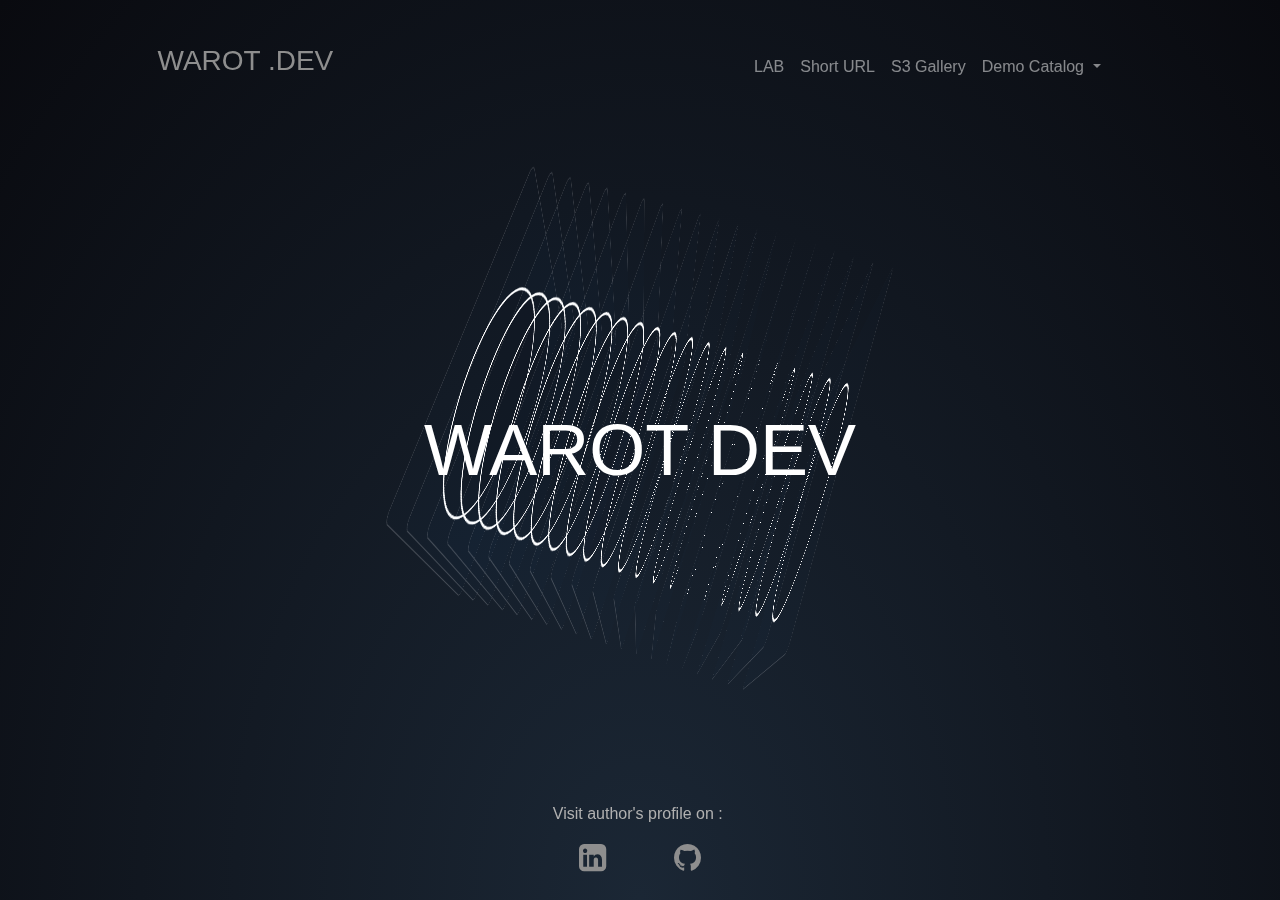
<file: index.html>
<!DOCTYPE html>
<html>

<head>
  <meta charset="utf-8">
  <meta name="viewport" content="width=device-width, initial-scale=1">
  <link rel="icon" type="image/x-icon" href="./icons/home.svg">
  <!-- PAGE settings -->
  <title>WAROT .DEV</title>
  <meta name="description" content="My own landing page for personal use.">
  <meta name="keywords" content="Warot Asawakowitkorn. WAROT.DEV">
  <meta name="author" content="Warot Asawakowitkorn">
  <!-- CSS dependencies -->
  <link rel="stylesheet" href="https://cdnjs.cloudflare.com/ajax/libs/font-awesome/4.7.0/css/font-awesome.min.css" type="text/css">
  <link rel="stylesheet" href="./assets/css/wireframe.css">
  <link rel="stylesheet" href="./assets/css/3d-scan.css">
</head>

<body class="text-center random-image bg-dark" style="">

  <div class="backcontainer">
    <div class="trigger"></div>
    <div class="trigger"></div>
    <div class="trigger"></div>
    <div class="trigger"></div>
    <div class="trigger"></div>
    <div class="trigger"></div>
    <div class="trigger"></div>
    <div class="trigger"></div>
    <div class="trigger"></div>
    <div class="trigger"></div>
    <div class="trigger"></div>
    <div class="trigger"></div>
    <div class="trigger"></div>
    <div class="trigger"></div>
    <div class="trigger"></div>
    <div class="trigger"></div>
    <div class="trigger"></div>
    <div class="trigger"></div>
    <div class="trigger"></div>
    <div class="trigger"></div>
    <div class="trigger"></div>
    <div class="trigger"></div>
    <div class="trigger"></div>
    <div class="trigger"></div>
    <div class="trigger"></div>
    <div class="trigger"></div>
    <div class="trigger"></div>
    <div class="trigger"></div>
    <div class="trigger"></div>
    <div class="trigger"></div>
    <div class="trigger"></div>
    <div class="trigger"></div>
    <div class="trigger"></div>
    <div class="trigger"></div>
    <div class="trigger"></div>
    <div class="trigger"></div>
    <div class="trigger"></div>
    <div class="trigger"></div>
    <div class="trigger"></div>
    <div class="trigger"></div>
    <div class="trigger"></div>
    <div class="trigger"></div>
    <div class="trigger"></div>
    <div class="trigger"></div>
    <div class="trigger"></div>
    <div class="trigger"></div>
    <div class="trigger"></div>
    <div class="trigger"></div>
    <div class="trigger"></div>
    <div class="trigger"></div>
    <div class="trigger"></div>
    <div class="trigger"></div>
    <div class="trigger"></div>
    <div class="trigger"></div>
    <div class="trigger"></div>
    <div class="trigger"></div>
    <div class="trigger"></div>
    <div class="trigger"></div>
    <div class="trigger"></div>
    <div class="trigger"></div>
    <div class="trigger"></div>
    <div class="trigger"></div>
    <div class="trigger"></div>
    <div class="trigger"></div>
    <div class="trigger"></div>
    <div class="trigger"></div>
    <div class="trigger"></div>
    <div class="trigger"></div>
    <div class="trigger"></div>
    <div class="trigger"></div>
    <div class="trigger"></div>
    <div class="trigger"></div>
    <div class="trigger"></div>
    <div class="trigger"></div>
    <div class="trigger"></div>
    <div class="trigger"></div>
    <div class="trigger"></div>
    <div class="trigger"></div>
    <div class="trigger"></div>
    <div class="trigger"></div>
    <div class="trigger"></div>
    <div class="trigger"></div>
    <div class="trigger"></div>
    <div class="trigger"></div>
    <div class="trigger"></div>
    <div class="trigger"></div>
    <div class="trigger"></div>
    <div class="trigger"></div>
    <div class="trigger"></div>
    <div class="trigger"></div>
    <div class="trigger"></div>
    <div class="trigger"></div>
    <div class="trigger"></div>
    <div class="trigger"></div>
    <div class="trigger"></div>
    <div class="trigger"></div>
    <div class="trigger"></div>
    <div class="trigger"></div>
    <div class="trigger"></div>
    <div class="trigger"></div>
    <div class="trigger"></div>
    <div class="trigger"></div>
    <div class="trigger"></div>
    <div class="trigger"></div>
    <div class="trigger"></div>
    <div class="trigger"></div>
    <div class="trigger"></div>
    <div class="trigger"></div>
    <div class="trigger"></div>
    <div class="trigger"></div>
    <div class="trigger"></div>
    <div class="trigger"></div>
    <div class="trigger"></div>
    <div class="trigger"></div>
    <div class="trigger"></div>
    <div class="trigger"></div>
    <div class="trigger"></div>
    <div class="trigger"></div>
    <div class="trigger"></div>
    <div class="trigger"></div>
    <div class="trigger"></div>
    <div class="trigger"></div>
    <div class="trigger"></div>
    <div class="trigger"></div>
    <div class="trigger"></div>
    <div class="trigger"></div>
    <div class="trigger"></div>
    <div class="trigger"></div>
    <div class="trigger"></div>
    <div class="trigger"></div>
    <div class="trigger"></div>
    <div class="trigger"></div>
    <div class="trigger"></div>
    <div class="trigger"></div>
    <div class="trigger"></div>
    <div class="trigger"></div>
    <div class="trigger"></div>
    <div class="trigger"></div>
    <div class="trigger"></div>
    <div class="trigger"></div>
    <div class="trigger"></div>
    <div class="trigger"></div>
    <div class="trigger"></div>
    <div class="trigger"></div>
    <div class="trigger"></div>
    <div class="trigger"></div>
    <div class="trigger"></div>
    <div class="trigger"></div>
    <div class="trigger"></div>
    <div class="trigger"></div>
    <div class="trigger"></div>
    <div class="trigger"></div>
    <div class="trigger"></div>
    <div class="trigger"></div>
    <div class="trigger"></div>
    <div class="trigger"></div>
    <div class="trigger"></div>
    <div class="trigger"></div>
    <div class="trigger"></div>
    <div class="trigger"></div>
    <div class="trigger"></div>
    <div class="trigger"></div>
    <div class="trigger"></div>
    <div class="trigger"></div>
    <div class="trigger"></div>
    <div class="trigger"></div>
    <div class="trigger"></div>
    <div class="trigger"></div>
    <div class="trigger"></div>
    <div class="trigger"></div>
    <div class="trigger"></div>
    <div class="trigger"></div>
    <div class="trigger"></div>
    <div class="trigger"></div>
    <div class="trigger"></div>
    <div class="trigger"></div>
    <div class="trigger"></div>
    <div class="trigger"></div>
    <div class="trigger"></div>
    <div class="trigger"></div>
    <div class="trigger"></div>
    <div class="trigger"></div>
    <div class="trigger"></div>
    <div class="trigger"></div>
    <div class="trigger"></div>
    <div class="trigger"></div>
    <div class="trigger"></div>
    <div class="trigger"></div>
    <div class="trigger"></div>
    <div class="trigger"></div>
    <div class="trigger"></div>
    <div class="trigger"></div>
    <div class="trigger"></div>
    <div class="trigger"></div>
    <div class="trigger"></div>
    <div class="trigger"></div>
    <div class="trigger"></div>
    <div class="trigger"></div>
    <div class="trigger"></div>
    <div class="trigger"></div>
    <div class="trigger"></div>
    <div class="trigger"></div>
    <div class="trigger"></div>
    <div class="trigger"></div>
    <div class="trigger"></div>
    <div class="trigger"></div>
    <div class="trigger"></div>
    <div class="trigger"></div>
    <div class="trigger"></div>
    <div class="trigger"></div>
    <div class="trigger"></div>
    <div class="trigger"></div>
    <div class="trigger"></div>
    <div class="trigger"></div>
    <div class="trigger"></div>
    <div class="trigger"></div>
    <div class="trigger"></div>
    <div class="trigger"></div>
    <div class="trigger"></div>
    <div class="trigger"></div>
    <div class="trigger"></div>
    <div class="trigger"></div>
    <div class="trigger"></div>
    <div class="trigger"></div>
    <div class="trigger"></div>
    <div class="trigger"></div>
    <div class="trigger"></div>
    <div class="trigger"></div>
    <div class="trigger"></div>
    <div class="trigger"></div>
    <div class="trigger"></div>
    <div class="trigger"></div>
    <div class="trigger"></div>
    <div class="trigger"></div>
    <div class="trigger"></div>
    <div class="trigger"></div>
    <div class="trigger"></div>
    <div class="trigger"></div>
    <div class="trigger"></div>
    <div class="trigger"></div>
    <div class="trigger"></div>
    <div class="trigger"></div>
    <div class="trigger"></div>
    <div class="trigger"></div>
    <div class="trigger"></div>
    <div class="trigger"></div>
    <div class="trigger"></div>
    <div class="trigger"></div>
    <div class="trigger"></div>
    <div class="trigger"></div>
    <div class="trigger"></div>
    <div class="trigger"></div>
    <div class="trigger"></div>
    <div class="trigger"></div>
    <div class="trigger"></div>
    <div class="trigger"></div>
    <div class="trigger"></div>
    <div class="trigger"></div>
    <div class="trigger"></div>
    <div class="trigger"></div>
    <div class="trigger"></div>
    <div class="trigger"></div>
    <div class="trigger"></div>
    <div class="trigger"></div>
    <div class="trigger"></div>
    <div class="trigger"></div>
    <div class="trigger"></div>
    <div class="trigger"></div>
    <div class="trigger"></div>
    <div class="trigger"></div>
    <div class="trigger"></div>
    <div class="trigger"></div>
    <div class="trigger"></div>
    <div class="trigger"></div>
    <div class="trigger"></div>
    <div class="trigger"></div>
    <div class="trigger"></div>
    <div class="trigger"></div>
    <div class="trigger"></div>
    <div class="trigger"></div>
    <div class="trigger"></div>
    <div class="trigger"></div>
    <div class="trigger"></div>
    <div class="trigger"></div>
    <div class="trigger"></div>
    <div class="trigger"></div>
    <div class="trigger"></div>
    <div class="trigger"></div>
    <div class="trigger"></div>
    <div class="trigger"></div>
    <div class="trigger"></div>
    <div class="trigger"></div>
    <div class="trigger"></div>
    <div class="trigger"></div>
    <div class="trigger"></div>
    <div class="trigger"></div>
    <div class="trigger"></div>
    <div class="trigger"></div>
    <div class="trigger"></div>
    <div class="trigger"></div>
    <div class="trigger"></div>
    <div class="trigger"></div>
    <div class="trigger"></div>
    <div class="trigger"></div>
    <div class="trigger"></div>
    <div class="trigger"></div>
    <div class="trigger"></div>
    <div class="trigger"></div>
    <div class="trigger"></div>
    <div class="trigger"></div>
    <div class="trigger"></div>
    <div class="trigger"></div>
    <div class="trigger"></div>
    <div class="trigger"></div>
    <div class="trigger"></div>
    <div class="trigger"></div>
    <div class="trigger"></div>
    <div class="trigger"></div>
    <div class="trigger"></div>
    <div class="trigger"></div>
    <div class="trigger"></div>
    <div class="trigger"></div>
    <div class="trigger"></div>
    <div class="trigger"></div>
    <div class="trigger"></div>
    <div class="trigger"></div>
    <div class="trigger"></div>
    <div class="trigger"></div>
    <div class="trigger"></div>
    <div class="trigger"></div>
    <div class="trigger"></div>
    <div class="trigger"></div>
    <div class="trigger"></div>
    <div class="trigger"></div>
    <div class="trigger"></div>
    <div class="trigger"></div>
    <div class="trigger"></div>
    <div class="trigger"></div>
    <div class="trigger"></div>
    <div class="trigger"></div>
    <div class="trigger"></div>
    <div class="trigger"></div>
    <div class="trigger"></div>
    <div class="trigger"></div>
    <div class="trigger"></div>
    <div class="trigger"></div>
    <div class="trigger"></div>
    <div class="trigger"></div>
    <div class="trigger"></div>
    <div class="trigger"></div>
    <div class="trigger"></div>
    <div class="trigger"></div>
    <div class="trigger"></div>
    <div class="trigger"></div>
    <div class="trigger"></div>
    <div class="trigger"></div>
    <div class="trigger"></div>
    <div class="trigger"></div>
    <div class="trigger"></div>
    <div class="trigger"></div>
    <div class="trigger"></div>
    <div class="trigger"></div>
    <div class="trigger"></div>
    <div class="trigger"></div>
    <div class="trigger"></div>
    <div class="trigger"></div>
    <div class="trigger"></div>
    <div class="trigger"></div>
    <div class="trigger"></div>
    <div class="trigger"></div>
    <div class="trigger"></div>
    <div class="trigger"></div>
    <div class="trigger"></div>
    <div class="trigger"></div>
    <div class="trigger"></div>
    <div class="trigger"></div>
    <div class="trigger"></div>
    <div class="trigger"></div>
    <div class="trigger"></div>
    <div class="trigger"></div>
    <div class="trigger"></div>
    <div class="trigger"></div>
    <div class="trigger"></div>
    <div class="trigger"></div>
    <div class="trigger"></div>
    <div class="trigger"></div>
    <div class="trigger"></div>
    <div class="trigger"></div>
    <div class="trigger"></div>
    <div class="trigger"></div>
    <div class="trigger"></div>
    <div class="trigger"></div>
    <div class="trigger"></div>
    <div class="trigger"></div>
    <div class="trigger"></div>
    <div class="trigger"></div>
    <div class="trigger"></div>
    <div class="trigger"></div>
    <div class="trigger"></div>
    <div class="trigger"></div>
    <div class="monitor">
      <div class="camera o-x">
        <div class="camera o-y">
          <div class="camera o-z">
            <div class="vr">
              <div class="vr_layer">
                <div class="vr_layer_item"></div>
              </div>
              <div class="vr_layer">
                <div class="vr_layer_item"></div>
              </div>
              <div class="vr_layer">
                <div class="vr_layer_item"></div>
              </div>
              <div class="vr_layer">
                <div class="vr_layer_item"></div>
              </div>
              <div class="vr_layer">
                <div class="vr_layer_item"></div>
              </div>
              <div class="vr_layer">
                <div class="vr_layer_item"></div>
              </div>
              <div class="vr_layer">
                <div class="vr_layer_item"></div>
              </div>
              <div class="vr_layer">
                <div class="vr_layer_item"></div>
              </div>
              <div class="vr_layer">
                <div class="vr_layer_item"></div>
              </div>
              <div class="vr_layer">
                <div class="vr_layer_item"></div>
              </div>
              <div class="vr_layer">
                <div class="vr_layer_item"></div>
              </div>
              <div class="vr_layer">
                <div class="vr_layer_item"></div>
              </div>
              <div class="vr_layer">
                <div class="vr_layer_item"></div>
              </div>
              <div class="vr_layer">
                <div class="vr_layer_item"></div>
              </div>
              <div class="vr_layer">
                <div class="vr_layer_item"></div>
              </div>
              <div class="vr_layer">
                <div class="vr_layer_item"></div>
              </div>
              <div class="vr_layer">
                <div class="vr_layer_item"></div>
              </div>
              <div class="vr_layer">
                <div class="vr_layer_item"></div>
              </div>
              <div class="vr_layer">
                <div class="vr_layer_item"></div>
              </div>
              <div class="vr_layer">
                <div class="vr_layer_item"></div>
              </div>
            </div>
          </div>
        </div>
      </div>
    </div>
  </div>

  <div class="p-3 h-100 d-flex flex-column w-100" style="pointer-events:none">
    <div class="container mb-auto w-100">
      <div class="row">
        <div class="mx-auto col-md-11">
          <nav class="navbar navbar-expand-md navbar-dark" style="pointer-events:all">
            <div class="container">
              <div class="row"></div>
              <div class="row">
                <div class="col-md-12">
                  <a class="display-5 nav-link" href="https://warot.dev/"><h3><b>WAROT .DEV</b></h3></a>
                </div>
              </div>
              <button class="navbar-toggler navbar-toggler-right" type="button" data-toggle="collapse" data-target="#navbar2SupportedContent" aria-controls="navbar2SupportedContent" aria-expanded="false" aria-label="Toggle navigation">
                <span class="navbar-toggler-icon"></span> </button>
              <div class="collapse navbar-collapse text-center justify-content-end" id="navbar2SupportedContent">
                <ul class="navbar-nav">
                  <li class="nav-item">
                    <a class="nav-link" href="https://lab.warot.dev/"><b>LAB</b></a>
                  </li>
                  <li class="nav-item"><a class="nav-link" href="https://shorten.warot.dev/"><b>Short URL</b></a></li>
                  <li class="nav-item"><a class="nav-link" href="https://photo.warot.dev/"><b>S3 Gallery</b></a></li>
                  <li class="nav-item dropdown"> <a class="nav-link dropdown-toggle" href="http://example.com" id="navbarDropdownMenuLink" data-toggle="dropdown" aria-haspopup="true" aria-expanded="false"> Demo Catalog&nbsp;</a>
                    <div class="dropdown-menu" aria-labelledby="navbarDropdownMenuLink"> <a class="dropdown-item" href="https://km-chat.warot.dev/">Bedrock KM Chat</a> <a class="dropdown-item" href="https://sql-chat.warot.dev/">Bedrock SQL Chat</a> <a class="dropdown-item" href="https://outpainter.warot.dev/">Bedrock Outpainter</a> <a class="dropdown-item" href="https://dify.warot.dev">Dify.AI</a></div>
                  </li>
                </ul>
              </div>
            </div>
          </nav>
        </div>
      </div>
    </div>
    <div class="container">
      <div class="row">
        <div class="col-md-8 mx-auto">
          <h3 class="display-3"><b>WAROT DEV</b></h3>
        </div>
      </div>
    </div>
    <div class="container mt-auto">
      <div class="row">
        <div class="col-md-12">
          <p class="mt-auto text-secondary">Visit author's profile on :&nbsp;</p>
        </div>
      </div>
      <div class="row">
        <div class="col-md-1  offset-md-5" style="pointer-events:all"><a href="https://www.linkedin.com/in/warot-asawa/"><i class="fa fa-2x fa-linkedin-square"></i></a></div>
        <div class="col-md-1" style="pointer-events:all"><a  href="https://github.com/WarotAsawa"><i class="fa fa-2x fa-github"></i></a></div>
      </div>
    </div>
  </div>
  <script src="https://code.jquery.com/jquery-3.3.1.slim.min.js" integrity="sha384-q8i/X+965DzO0rT7abK41JStQIAqVgRVzpbzo5smXKp4YfRvH+8abtTE1Pi6jizo" crossorigin="anonymous"></script>
  <script src="https://cdnjs.cloudflare.com/ajax/libs/popper.js/1.14.3/umd/popper.min.js" integrity="sha384-ZMP7rVo3mIykV+2+9J3UJ46jBk0WLaUAdn689aCwoqbBJiSnjAK/l8WvCWPIPm49" crossorigin="anonymous"></script>
  <script src="https://stackpath.bootstrapcdn.com/bootstrap/4.1.3/js/bootstrap.min.js" integrity="sha384-ChfqqxuZUCnJSK3+MXmPNIyE6ZbWh2IMqE241rYiqJxyMiZ6OW/JmZQ5stwEULTy" crossorigin="anonymous" style=""></script>
  <script>
    window.difyChatbotConfig = {
     token: 'RGo9GeO6PCVofLgY',
     baseUrl: 'https://dify.warot.dev'
    }
   </script>
   <script
    src="https://dify.warot.dev/embed.min.js"
    id="RGo9GeO6PCVofLgY"
    defer>
   </script>
   <style>
     #dify-chatbot-bubble-button {
       background-color: #1C64F2 !important;
     }
   </style>
</body>

</html>
</file>
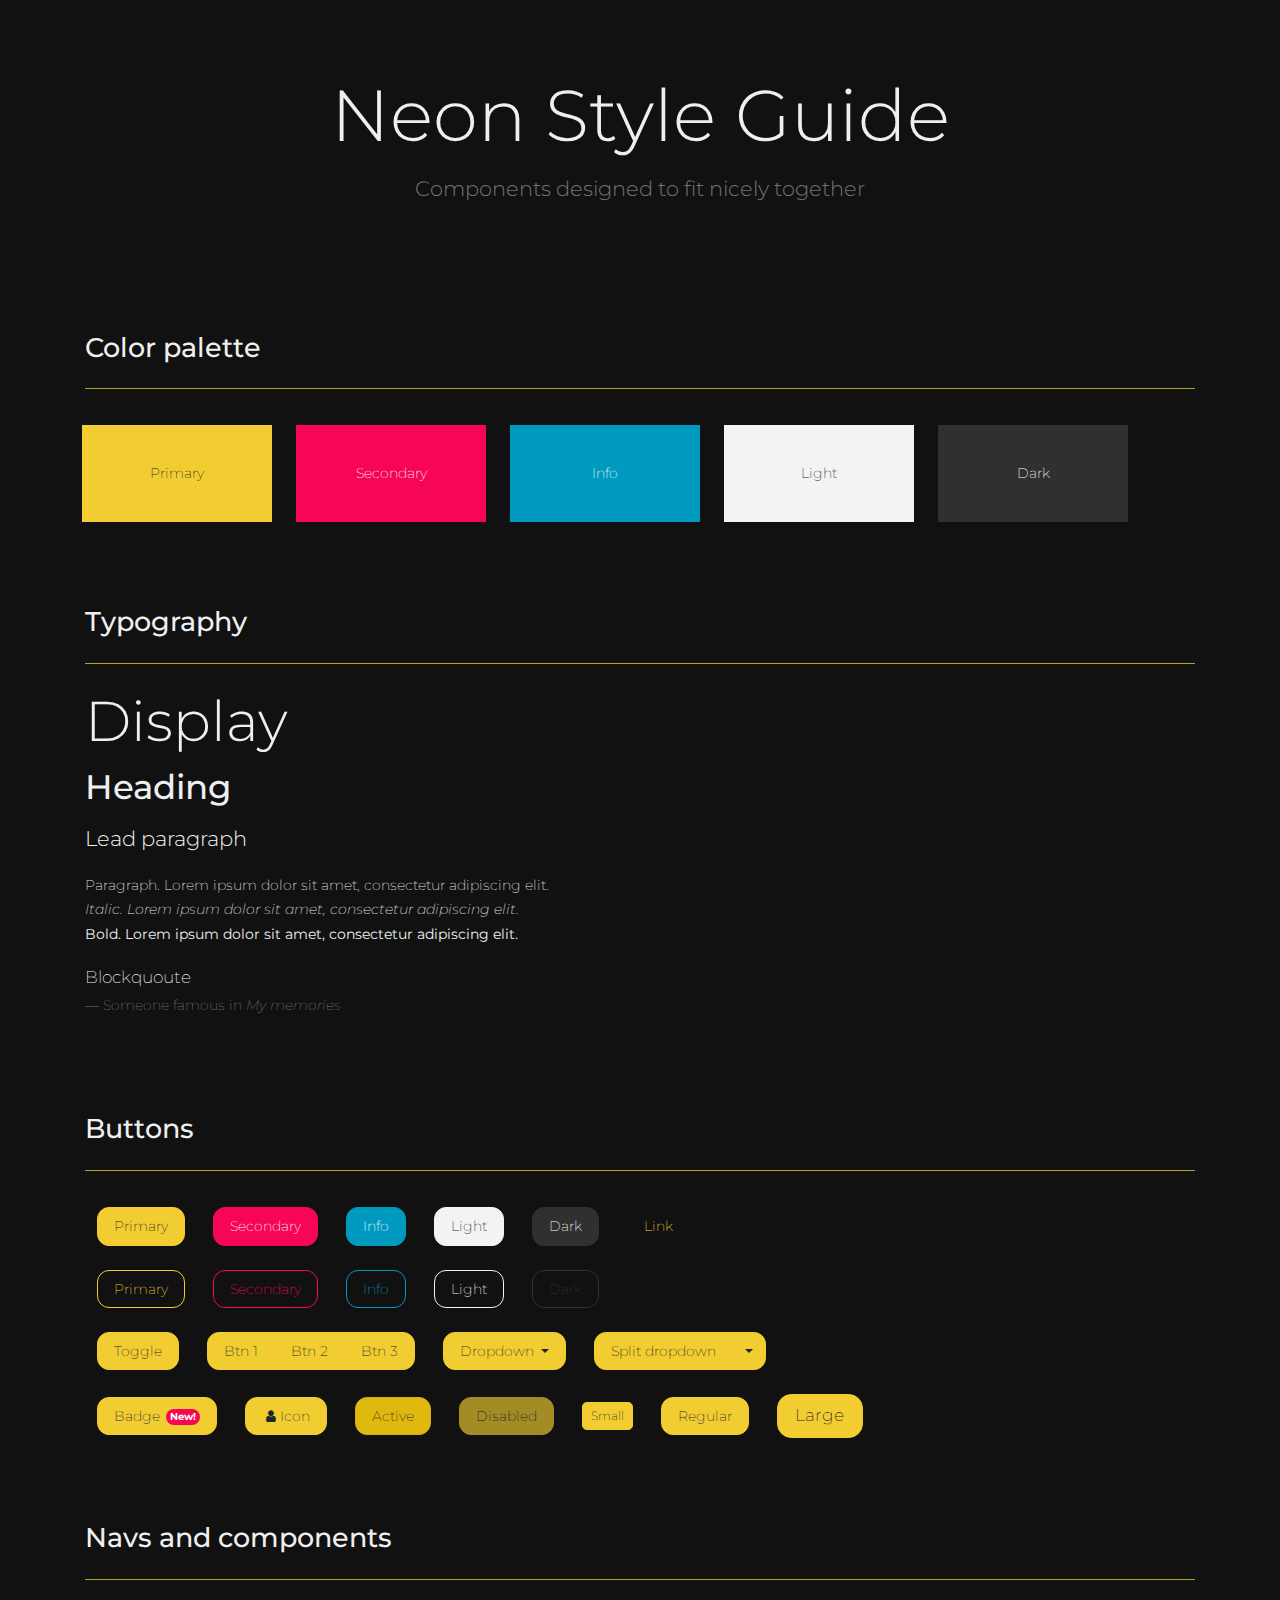
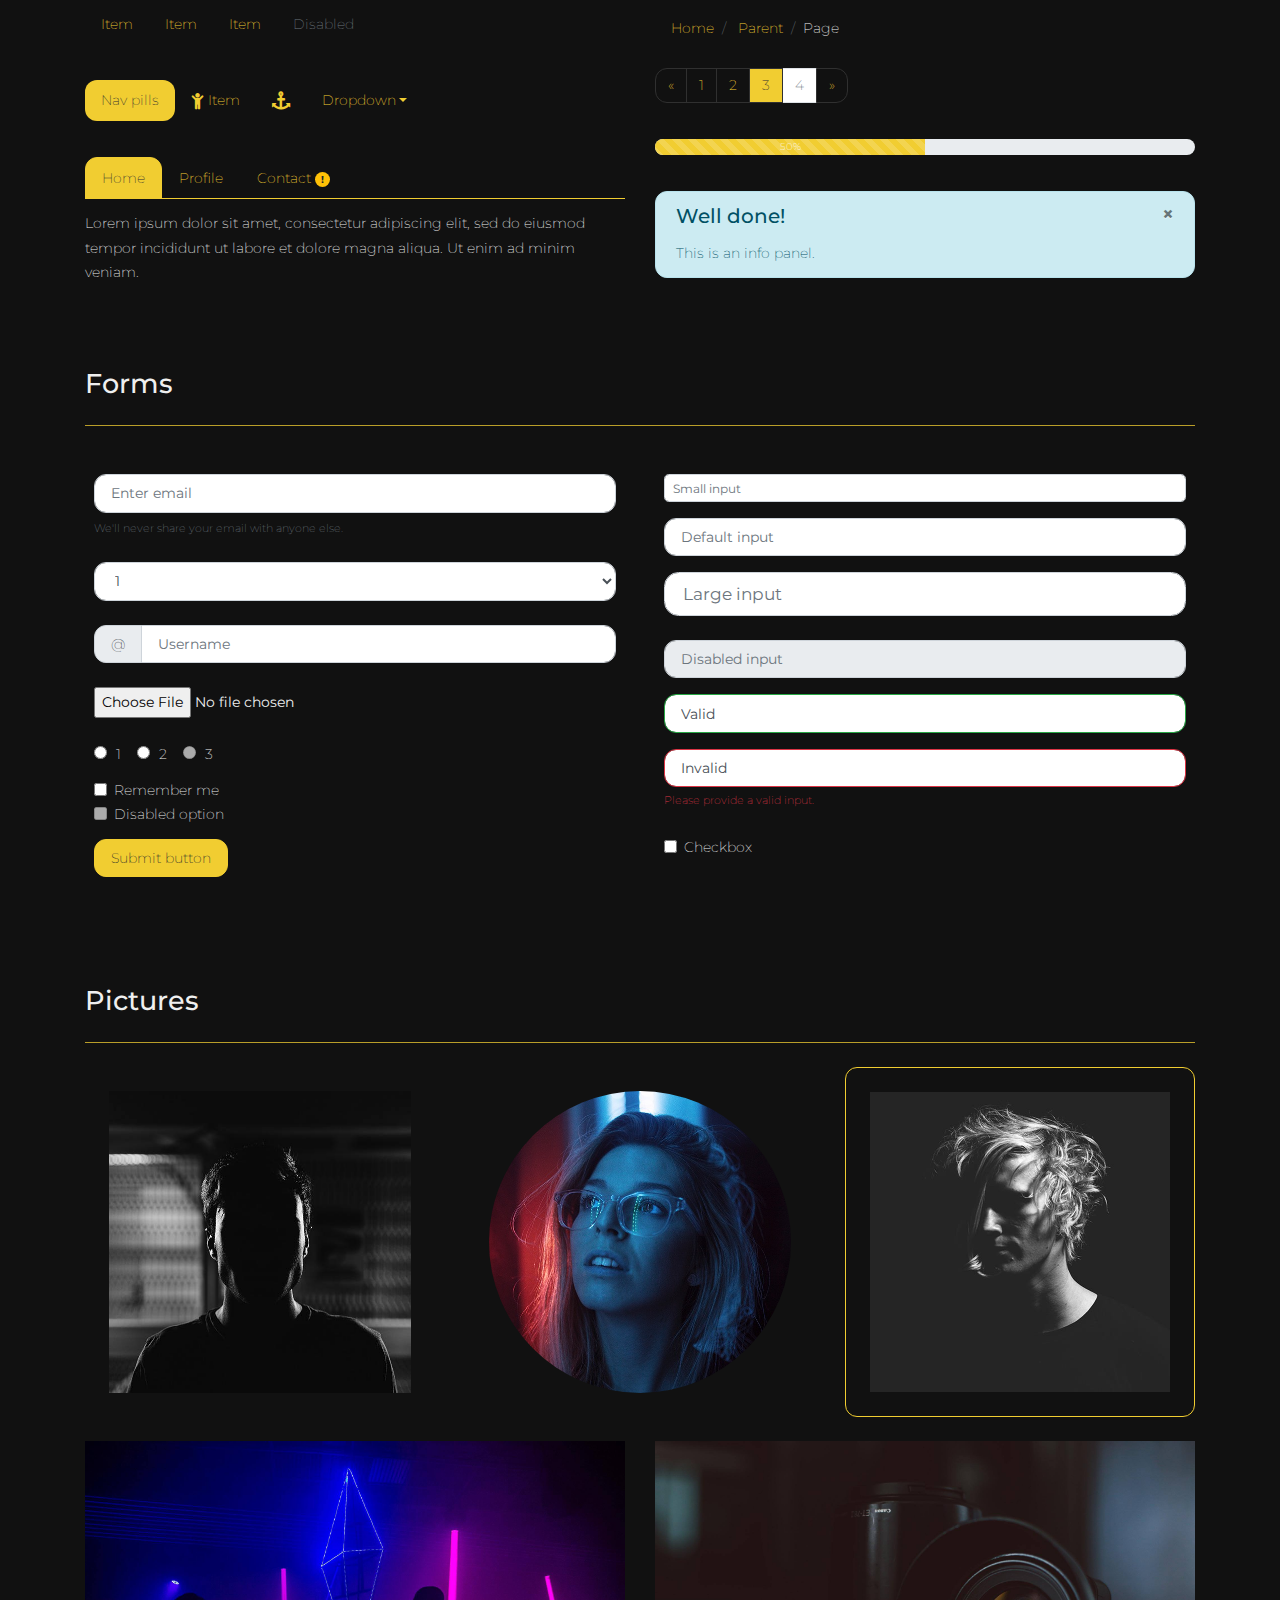
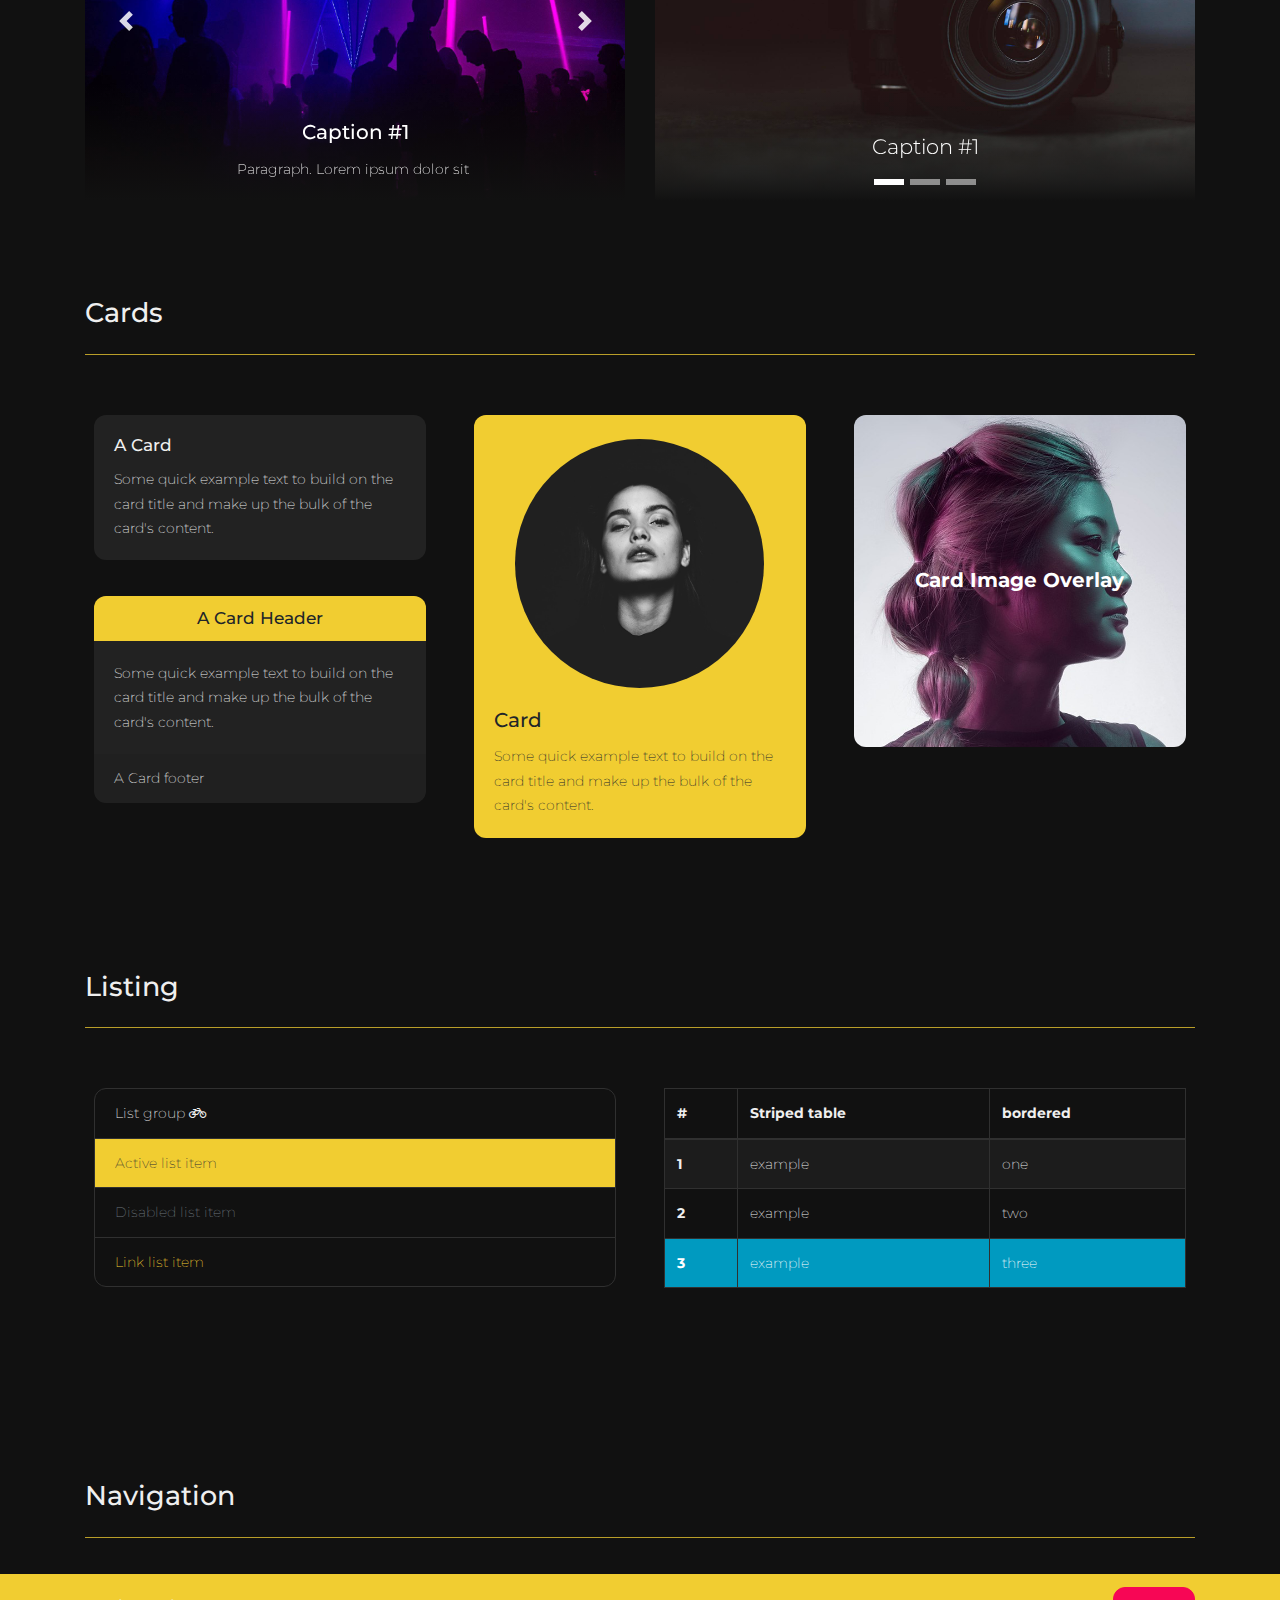
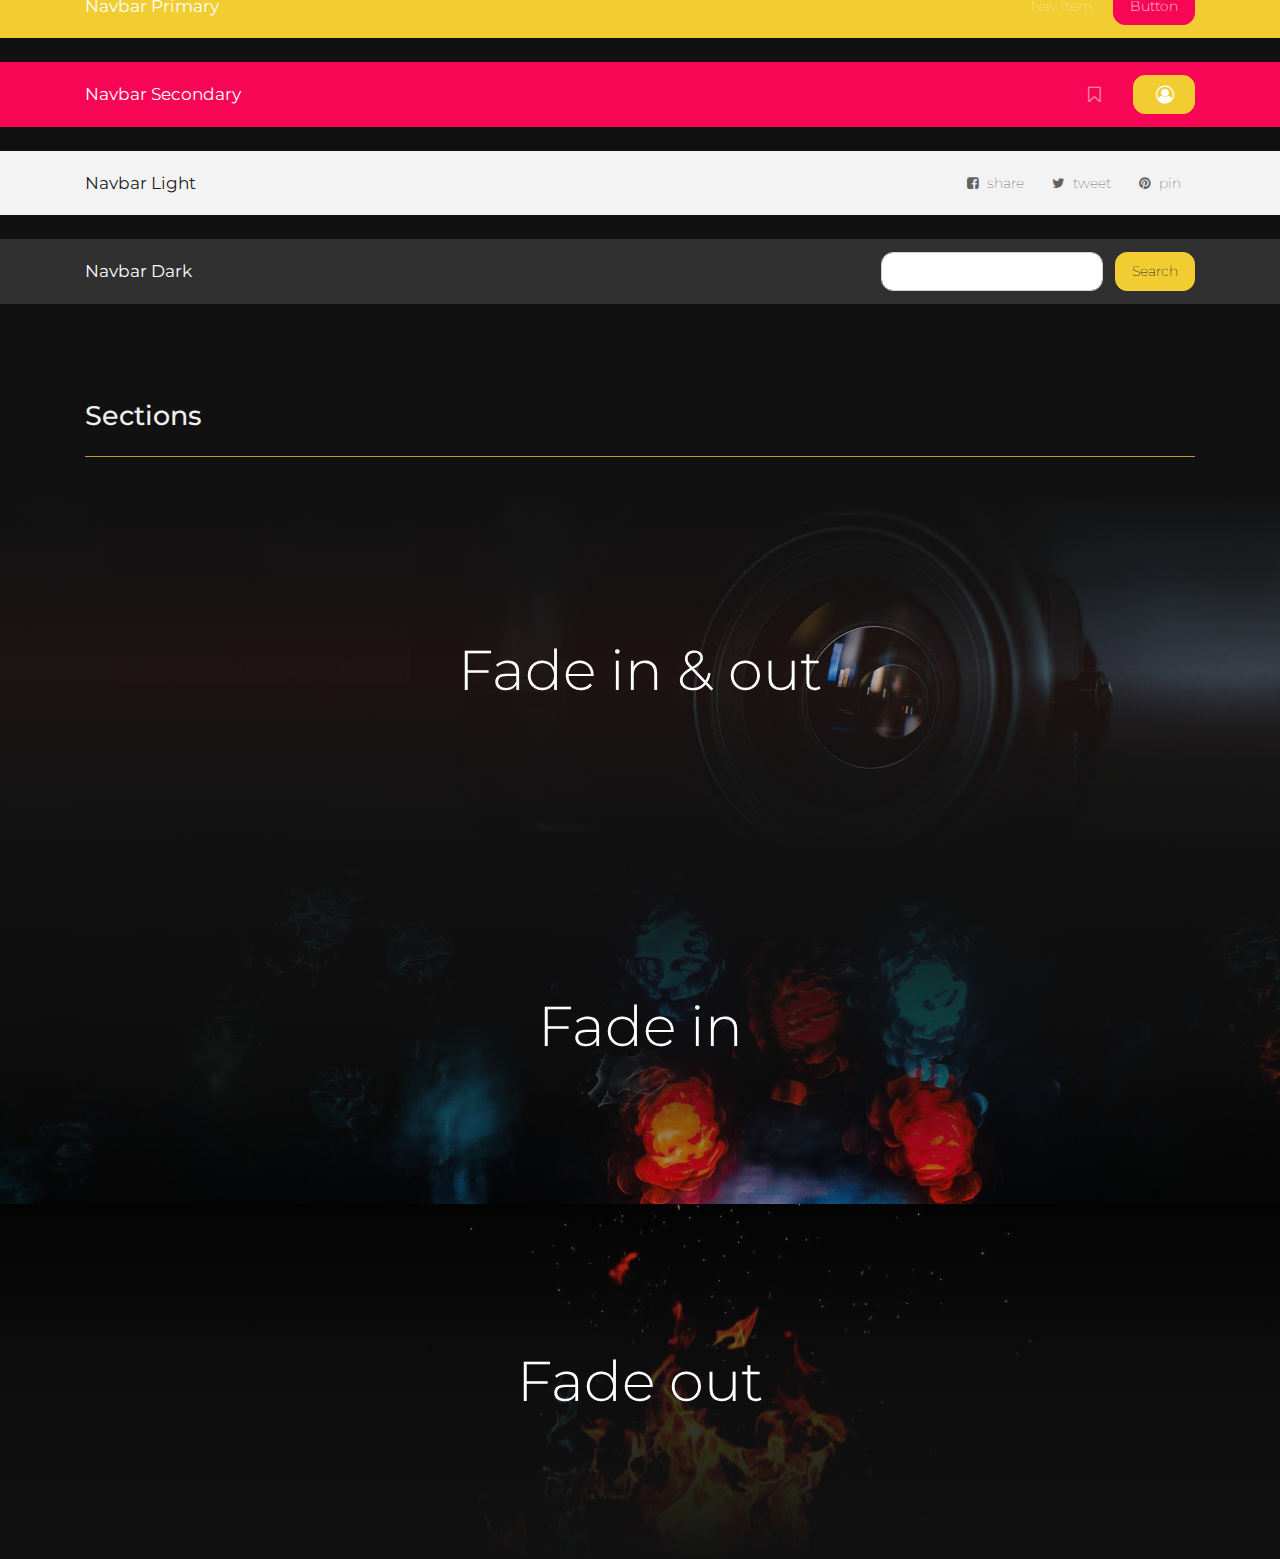
<file: cv/styleguide.html>
<!DOCTYPE html>
<html>

<head>
  <meta charset="utf-8">
  <meta name="viewport" content="width=device-width, initial-scale=1">
  <!-- PAGE settings -->
  <link rel="icon" href="https://templates.pingendo.com/assets/Pingendo_favicon.ico">
  <title>Styleguide</title>
  <meta name="author" content="Pingendo">
  <!-- CSS dependencies -->
  <link rel="stylesheet" href="https://cdnjs.cloudflare.com/ajax/libs/font-awesome/4.7.0/css/font-awesome.min.css" type="text/css">
  <link rel="stylesheet" href="neon.css" type="text/css"> </head>

<body>
  <div class="py-5 text-center">
    <div class="container">
      <div class="row">
        <div class="col-12">
          <h1 class="display-3 text-capitalize">neon style guide</h1>
          <p class="lead text-muted">Components designed to fit nicely together </p>
        </div>
      </div>
    </div>
  </div>
  <div class="py-4">
    <div class="container">
      <div class="row">
        <div class="col-12">
          <h2>Color palette</h2>
          <hr>
          <div class="row text-center">
            <div class="col-md-2 bg-primary m-2">
              <p class="m-0 p-4">Primary</p>
            </div>
            <div class="col-md-2 bg-secondary m-2">
              <p class="m-0 p-4">Secondary</p>
            </div>
            <div class="col-md-2 bg-info m-2">
              <p class="m-0 p-4">Info</p>
            </div>
            <div class="col-md-2 bg-light m-2">
              <p class="m-0 p-4">Light</p>
            </div>
            <div class="col-md-2 bg-dark m-2">
              <p class="m-0 p-4">Dark</p>
            </div>
          </div>
        </div>
      </div>
    </div>
  </div>
  <div class="py-4">
    <div class="container">
      <div class="row">
        <div class="col-12">
          <h2>Typography</h2>
          <hr>
          <h1 class="display-4"> Display </h1>
          <h1>Heading</h1>
          <p class="lead">Lead paragraph </p>
          <p>Paragraph. Lorem ipsum dolor sit amet, consectetur adipiscing elit. <br><i>Italic. Lorem ipsum dolor sit amet, consectetur adipiscing elit.</i> <br><b>Bold. Lorem ipsum dolor sit amet, consectetur adipiscing elit.</b></p>
          <div class="blockquote">
            <p class="mb-0">Blockquoute</p>
            <div class="blockquote-footer">Someone famous in <cite>My memories</cite></div>
          </div>
        </div>
      </div>
    </div>
  </div>
  <div class="py-4">
    <div class="container">
      <div class="row">
        <div class="col-12">
          <h2>Buttons</h2>
          <hr> </div>
      </div>
      <div class="row">
        <div class="col-12"> <a class="btn btn-primary m-2" href="#">Primary</a> <a class="btn btn-secondary m-2" href="#">Secondary</a> <a class="btn btn-info m-2" href="#">Info</a> <a class="btn btn-light m-2" href="#">Light</a> <a class="btn btn-dark m-2" href="#">Dark</a>          <a class="btn btn-link m-2" href="#">Link</a> </div>
      </div>
      <div class="row">
        <div class="col-12"> <a class="btn btn-outline-primary m-2" href="#">Primary</a> <a class="btn btn-outline-secondary m-2" href="#">Secondary</a> <a class="btn btn-outline-info m-2" href="#">Info</a> <a class="btn btn-outline-light m-2" href="#">Light</a> <a class="btn btn-outline-dark m-2"
            href="#">Dark</a> </div>
      </div>
      <div class="row">
        <div class="col-12"> <a class="btn btn-primary m-2" href="" aria-pressed="false" autocomplete="off" data-toggle="button">Toggle</a>
          <div class="btn-group m-2"> <a href="#" class="btn btn-primary">Btn 1</a> <a href="#" class="btn btn-primary">Btn 2</a> <a href="#" class="btn btn-primary">Btn 3</a> </div>
          <div class="btn-group m-2"> <button class="btn btn-primary dropdown-toggle" data-toggle="dropdown">Dropdown </button>
            <div class="dropdown-menu">
              <h6 class="dropdown-header">Dropdown header</h6> <a class="dropdown-item" href="#">Option 1</a> <a class="dropdown-item" href="#">Option 2</a> <a class="dropdown-item disabled" href="#">Disabled option</a>
              <div class="dropdown-divider"></div> <a class="dropdown-item" href="#">Separated link</a> </div>
          </div>
          <div class="btn-group m-2"> <button type="button" class="btn btn-primary" href="#">Split dropdown</button> <button type="button" class="btn dropdown-toggle dropdown-toggle-split btn-primary" data-toggle="dropdown" aria-expanded="false" aria-haspopup="true"></button>
            <div
              class="dropdown-menu"> <a class="dropdown-item" href="#">Action</a> <a class="dropdown-item" href="#">Another action</a> <a class="dropdown-item" href="#">Something else here</a>
              <div class="dropdown-divider"></div> <a class="dropdown-item" href="#">Separated link</a> </div>
        </div>
      </div>
    </div>
    <div class="row">
      <div class="col-12"> <a class="btn btn-primary m-2" href="">Badge<span class="badge badge-secondary ml-1">New!</span></a> <a class="btn btn-primary m-2" href="#"><i class="fa fa-user fa-fw"></i>Icon</a> <a class="btn active btn-primary m-2" href="">Active</a> <a class="btn disabled btn-primary m-2"
          href="">Disabled</a> <a class="btn btn-sm btn-primary m-2" href="">Small</a> <a class="btn btn-primary m-2" href="">Regular</a> <a class="btn btn-lg btn-primary m-2" href="">Large</a> </div>
    </div>
  </div>
  </div>
  <div class="py-4">
    <div class="container">
      <div class="row">
        <div class="col-12">
          <h2>Navs and components</h2>
          <hr> </div>
      </div>
      <div class="row">
        <div class="col-md-6">
          <ul class="nav">
            <li class="nav-item"> <a class="nav-link" href="#">Item</a> </li>
            <li class="nav-item"> <a class="nav-link" href="#">Item</a> </li>
            <li class="nav-item"> <a href="#" class="nav-link">Item</a> </li>
            <li class="nav-item"> <a class="nav-link disabled" href="#">Disabled</a> </li>
          </ul>
          <ul class="nav nav-pills my-4">
            <li class="nav-item"> <a href="#" class="nav-link active">Nav pills</a> </li>
            <li class="nav-item"> <a class="nav-link" href="#"><i class="fa fa-lg fa-child"></i> Item</a> </li>
            <li class="nav-item"> <a class="nav-link" href="#"><i class="fa fa-lg fa-anchor mt-1"></i></a> </li>
            <li class="nav-item dropdown"> <a class="nav-link dropdown-toggle" data-toggle="dropdown" href="#" role="button" aria-haspopup="true" aria-expanded="false">Dropdown</a>
              <div class="dropdown-menu"> <a class="dropdown-item" href="#">Option 1</a> <a class="dropdown-item" href="#">Option 2</a>
                <div class="dropdown-divider"></div> <a class="dropdown-item" href="#">Separated link</a> </div>
            </li>
          </ul>
          <ul class="nav nav-tabs">
            <li class="nav-item"> <a href="#home" class="nav-link active" aria-controls="home" aria-selected="true" data-toggle="tab" id="home-tab" role="tab">Home</a> </li>
            <li class="nav-item"> <a class="nav-link" href="#profile" aria-controls="profile" aria-selected="false" data-toggle="tab" id="profile-tab" role="tab">Profile</a> </li>
            <li class="nav-item"> <a href="#contact" class="nav-link" aria-controls="contact" aria-selected="false" data-toggle="tab" id="contact-tab" role="tab">Contact <span class="badge badge-pill badge-warning">!</span></a> </li>
          </ul>
          <div class="tab-content my-2" id="myTabContent">
            <div class="tab-pane fade show active" id="home" role="tabpanel" aria-labelledby="home-tab">Lorem ipsum dolor sit amet, consectetur adipiscing elit, sed do eiusmod tempor incididunt ut labore et dolore magna aliqua. Ut enim ad minim veniam.</div>
            <div class="tab-pane fade" id="profile" role="tabpanel" aria-labelledby="profile-tab">Quis nostrud exercitation ullamco laboris nisi ut aliquip ex ea commodo consequat. Duis aute irure dolor in reprehenderit in voluptate velit esse cillum dolore eu fugiat nulla pariatur.</div>
            <div class="tab-pane fade" id="contact" role="tabpanel"
              aria-labelledby="contact-tab">Excepteur sint occaecat cupidatat non proident, sunt in culpa qui officia deserunt mollit anim id est laborum. Consectetur adipiscing elit, sed do eiusmod tempor incididunt. </div>
          </div>
        </div>
        <div class="col-md-6">
          <ul class="breadcrumb">
            <li class="breadcrumb-item"> <a href="#">Home</a> </li>
            <li class="breadcrumb-item"> <a href="#">Parent</a> </li>
            <li class="breadcrumb-item active">Page</li>
          </ul>
          <ul class="pagination">
            <li class="page-item"> <a class="page-link" href="#" aria-label="Previous"> <span aria-hidden="true">«</span> <span class="sr-only">Previous</span> </a> </li>
            <li class="page-item"> <a class="page-link" href="#">1</a> </li>
            <li class="page-item"> <a class="page-link" href="#">2</a> </li>
            <li class="page-item active"> <a class="page-link" href="#">3</a> </li>
            <li class="page-item disabled"> <a class="page-link" href="#">4</a> </li>
            <li class="page-item"> <a class="page-link" href="#" aria-label="Next"> <span aria-hidden="true">»</span> <span class="sr-only">Next</span> </a> </li>
          </ul>
          <div class="progress my-4">
            <div class="progress-bar progress-bar-striped" role="progressbar" style="width: 50%" aria-valuenow="50" aria-valuemin="0" aria-valuemax="100">50%</div>
          </div>
          <div class="alert alert-info" role="alert"> <button type="button" class="close" data-dismiss="alert" aria-label="Close">×</button>
            <h4 class="alert-heading">Well done! </h4>
            <p class="mb-0">This is an info panel.</p>
          </div>
        </div>
      </div>
    </div>
  </div>
  <div class="py-4">
    <div class="container">
      <div class="row">
        <div class="col-12">
          <h2>Forms</h2>
          <hr> </div>
      </div>
      <div class="row">
        <div class="col-md-6 p-3">
          <form method="post" action="">
            <div class="form-group mb-1"> <input type="email" name="email" class="form-control" placeholder="Enter email"> </div> <small id="emailHelp" class="form-text text-muted">We'll never share your email with anyone else.</small>
            <div class="form-group my-3"><select class="form-control"><option value="1">1</option><option value="2">2</option><option value="3">3</option></select></div>
            <div class="form-group my-3">
              <div class="input-group">
                <div class="input-group-prepend"><span class="input-group-text" id="basic-addon1">@</span></div> <input type="text" class="form-control" id="inlineFormInputGroup" placeholder="Username"> </div>
            </div>
            <div class="form-group my-3"> <input type="file" class="form-control-file" id="exampleFormControlFile1"> </div>
            <div class="form-check form-check-inline"> <label class="form-check-label">
                <input class="form-check-input" type="radio" value="option1" id="inlineRadio1" name="inlineRadioOptions"> 1
              </label> </div>
            <div class="form-check form-check-inline"> <label class="form-check-label">
                <input class="form-check-input" type="radio" value="option2" id="inlineRadio2" name="inlineRadioOptions"> 2
              </label> </div>
            <div class="form-check form-check-inline disabled"> <label class="form-check-label">
                <input class="form-check-input" type="radio" name="inlineRadioOptions" id="inlineRadio3" value="option3" disabled=""> 3
              </label> </div>
            <div class="form-check mt-2"> <input class="form-check-input" type="checkbox" id="exampleCheck1" value="on"><label class="form-check-label" for="exampleCheck1">Remember me</label></div>
            <div class="form-check disabled"> <label class="form-check-label"> <input class="form-check-input" type="checkbox" value="" disabled=""> Disabled option </label> </div> <button type="submit" class="btn btn-primary my-2">Submit button</button> </form>
        </div>
        <div class="col-md-6 p-3">
          <form class="" method="post" action="">
            <div class="form-group"> <input type="email" class="form-control form-control-sm" placeholder="Small input" name="email"> </div>
            <div class="form-group"> <input type="email" class="form-control" name="email" placeholder="Default input"> </div>
            <div class="form-group"> <input type="text" class="form-control form-control-lg" placeholder="Large input"> </div>
          </form>
          <form class="my-3" method="post" action="">
            <div class="form-group"> <input type="text" class="form-control" placeholder="Disabled input" id="disabledTextInput" disabled=""> </div>
            <div class="form-group"> <input type="text" class="form-control is-valid" placeholder="First name" id="validationServer01" required="" value="Valid"> </div>
            <div class="form-group"> <input type="text" class="form-control is-invalid" placeholder="First name" id="validationServer01" required="" value="Invalid">
              <div class="invalid-feedback">Please provide a valid input.</div>
            </div>
          </form>
          <form>
            <div class="form-group">
              <div class="form-check"> <input class="form-check-input" type="checkbox" id="exampleCheck1" value="on"><label class="form-check-label" for="exampleCheck1">Checkbox</label></div>
            </div>
          </form>
        </div>
      </div>
    </div>
  </div>
  <div class="py-4">
    <div class="container">
      <div class="row">
        <div class="col-md-12">
          <h2>Pictures</h2>
          <hr> </div>
      </div>
      <div class="row text-center">
        <div class="col-md-4"> <img class="img-fluid p-3" src="assets/styleguide/people_1.jpg" alt="Card image"> </div>
        <div class="col-md-4"> <img class="img-fluid rounded-circle p-3" src="assets/styleguide/people_2.jpg" alt="Card image"> </div>
        <div class="col-md-4"> <img class="img-fluid img-thumbnail p-3" src="assets/styleguide/people_3.jpg" alt="Card image"> </div>
      </div>
      <div class="row">
        <div class="col-md-6">
          <div class="carousel slide my-3" data-ride="carousel" id="carousel-1">
            <div class="carousel-inner" role="listbox">
              <div class="carousel-item active"> <img class="d-block img-fluid" src="assets/styleguide/cover_2.jpg" data-holder-rendered="true">
                <div class="carousel-caption">
                  <h4>Caption #1</h4>
                  <p class="mb-0">Paragraph. Lorem ipsum dolor sit&nbsp;</p>
                </div>
              </div>
              <div class="carousel-item"> <img class="d-block img-fluid" src="assets/styleguide/cover_3.jpg" data-holder-rendered="true">
                <div class="carousel-caption">
                  <h4>Caption #2</h4>
                  <p class="mb-0">Paragraph. Lorem ipsum dolor sit&nbsp;</p>
                </div>
              </div>
            </div> <a class="carousel-control-prev" role="#carousel-1" data-slide="prev" href="#carousel-1"> <span class="carousel-control-prev-icon" aria-hidden="true"></span> <span class="sr-only">Previous</span> </a> <a class="carousel-control-next" role="button"
              data-slide="next" href="#carousel-1"> <span class="carousel-control-next-icon" aria-hidden="true"></span> <span class="sr-only">Next</span> </a> </div>
        </div>
        <div class="col-md-6">
          <div class="carousel slide my-3" data-ride="carousel" id="carousel-2" data-interval="5000">
            <ol class="carousel-indicators">
              <li data-target="#carousel-2" data-slide-to="0" class="active">&nbsp;</li>
              <li data-target="#carousel-2" data-slide-to="1">&nbsp;</li>
              <li data-target="#carousel-2" data-slide-to="2">&nbsp;</li>
            </ol>
            <div class="carousel-inner" role="listbox">
              <div class="carousel-item active"> <img class="d-block img-fluid" src="assets/styleguide/cover_1.jpg" data-holder-rendered="true">
                <div class="carousel-caption">
                  <p class="lead">Caption #1</p>
                </div>
              </div>
              <div class="carousel-item"> <img class="d-block img-fluid" src="assets/styleguide/cover_4.jpg" data-holder-rendered="true">
                <div class="carousel-caption">
                  <p class="lead">Caption #2</p>
                </div>
              </div>
            </div>
          </div>
        </div>
      </div>
    </div>
  </div>
  <div class="py-4">
    <div class="container">
      <div class="row">
        <div class="col-12">
          <h2>Cards</h2>
          <hr class="mb-4"> </div>
      </div>
      <div class="row">
        <div class="col-md-4 p-3">
          <div class="card">
            <div class="card-body">
              <h5>A Card</h5>
              <p class="card-text">Some quick example text to build on the card title and make up the bulk of the card's content.</p>
            </div>
          </div>
          <div class="card my-4">
            <div class="card-header bg-primary">
              <h5 class="mb-0 text-center">A Card Header</h5>
            </div>
            <div class="card-body">
              <p class="card-text">Some quick example text to build on the card title and make up the bulk of the card's content.</p>
            </div>
            <div class="card-footer">A Card footer</div>
          </div>
        </div>
        <div class="col-md-4 p-3">
          <div class="bg-primary card"> <img class="img-fluid rounded-circle w-75 mx-auto mt-3" src="assets/styleguide/people_5.jpg" alt="Card image">
            <div class="card-body">
              <h4 class="card-title">Card</h4>
              <p class="card-text">Some quick example text to build on the card title and make up the bulk of the card's content.</p>
            </div>
          </div>
        </div>
        <div class="col-md-4 p-3">
          <div class="card">
            <div class="card-img-overlay align-items-center d-flex">
              <h4 class="w-100 text-center mb-0 text-white"><b>Card Image Overlay</b></h4>
            </div> <img class="img-fluid w-100 rounded" src="assets/styleguide/people_6.jpg" alt="Card image"> </div>
        </div>
      </div>
    </div>
  </div>
  <div class="py-5">
    <div class="container">
      <div class="row">
        <div class="col-12">
          <h2>Listing</h2>
          <hr class="mb-4"> </div>
      </div>
      <div class="row">
        <div class="col-md-6 p-3">
          <ul class="list-group">
            <li class="list-group-item">List group <i class="fa fa-fw fa-bicycle"></i> </li>
            <li class="list-group-item active"> Active list item</li>
            <li class="list-group-item disabled">Disabled list item</li> <a href="#" class="list-group-item list-group-item-action">Link list item</a> </ul>
        </div>
        <div class="col-md-6 p-3">
          <table class="table table-hover table-striped table-bordered">
            <thead class="thead-inverse">
              <tr>
                <th scope="col">#</th>
                <th scope="col">Striped table</th>
                <th scope="col">bordered</th>
              </tr>
            </thead>
            <tbody>
              <tr>
                <th scope="row">1</th>
                <td>example</td>
                <td>one</td>
              </tr>
              <tr>
                <th scope="row">2</th>
                <td>example</td>
                <td>two</td>
              </tr>
              <tr class="bg-info">
                <th scope="row">3</th>
                <td>example</td>
                <td>three</td>
              </tr>
            </tbody>
          </table>
        </div>
      </div>
    </div>
  </div>
  <div class="pt-5">
    <div class="container">
      <div class="row">
        <div class="col-12">
          <h2>Navigation</h2>
          <hr class="mb-4"> </div>
      </div>
    </div>
  </div>
  <nav class="navbar navbar-expand-md navbar-dark bg-primary">
    <div class="container"> <a class="navbar-brand" href="#"><b>Navbar Primary&nbsp;</b></a> <button class="navbar-toggler navbar-toggler-right" type="button" data-toggle="collapse" data-target="#navbarPrimarySupportedContent" aria-controls="navbar2SupportedContent" aria-expanded="false"
        aria-label="Toggle navigation">
      <span class="navbar-toggler-icon"></span> </button>
      <div class="collapse navbar-collapse text-center justify-content-end" id="navbarPrimarySupportedContent">
        <ul class="navbar-nav">
          <li class="nav-item"> <a class="nav-link" href="#"> Nav item</a> </li>
        </ul> <a class="btn navbar-btn ml-2 btn-secondary" href="#"> Button</a> </div>
    </div>
  </nav>
  <nav class="navbar navbar-expand-md navbar-dark bg-secondary my-3">
    <div class="container"> <a class="navbar-brand" href="#"><b>Navbar Secondary</b></a> <button class="navbar-toggler navbar-toggler-right" type="button" data-toggle="collapse" data-target="#navbarSecondarySupportedContent" aria-controls="navbar2SupportedContent" aria-expanded="false"
        aria-label="Toggle navigation">
      <span class="navbar-toggler-icon"></span> </button>
      <div class="collapse navbar-collapse text-center justify-content-end" id="navbarSecondarySupportedContent">
        <ul class="navbar-nav">
          <li class="nav-item mx-2"> <a class="nav-link" href="#"><i class="fa d-inline fa-lg fa-bookmark-o"></i></a> </li>
        </ul> <a class="btn navbar-btn ml-2 text-white btn-primary" href="#"><i class="fa d-inline fa-lg fa-user-circle-o ml-1"></i>&nbsp;</a> </div>
    </div>
  </nav>
  <nav class="navbar navbar-expand-md my-3 navbar-light bg-light">
    <div class="container"> <a class="navbar-brand" href="#"><b>Navbar Light</b></a> <button class="navbar-toggler navbar-toggler-right" type="button" data-toggle="collapse" data-target="#navbarLightSupportedContent" aria-controls="navbar2SupportedContent" aria-expanded="false"
        aria-label="Toggle navigation">
      <span class="navbar-toggler-icon"></span> </button>
      <div class="collapse navbar-collapse text-center justify-content-end" id="navbarLightSupportedContent">
        <ul class="navbar-nav">
          <li class="nav-item mx-1"> <a class="nav-link" href="#"><i class="fa d-inline fa-facebook-square"></i>&nbsp; share</a> </li>
          <li class="nav-item mx-1"> <a class="nav-link" href="#"><i class="fa d-inline fa-twitter"></i>&nbsp; tweet</a> </li>
          <li class="nav-item mx-1"> <a class="nav-link" href="#"><i class="fa d-inline fa-pinterest"></i>&nbsp; pin</a> </li>
        </ul>
      </div>
    </div>
  </nav>
  <nav class="navbar navbar-expand-md my-3 navbar-dark bg-dark">
    <div class="container"> <a class="navbar-brand" href="#"><b>Navbar Dark</b></a> <button class="navbar-toggler navbar-toggler-right" type="button" data-toggle="collapse" data-target="#navbarDarkSupportedContent" aria-controls="navbar2SupportedContent" aria-expanded="false"
        aria-label="Toggle navigation">
      <span class="navbar-toggler-icon"></span> </button>
      <div class="collapse navbar-collapse text-center justify-content-end" id="navbarDarkSupportedContent">
        <ul class="navbar-nav"></ul>
        <form class="form-inline my-2 my-lg-0"> <input class="form-control mr-sm-2" type="text" placeholder="Search"> <button class="btn my-2 my-sm-0 btn-primary" type="submit">Search</button> </form>
      </div>
    </div>
  </nav>
  <div class="pt-5">
    <div class="container">
      <div class="row">
        <div class="col-md-12">
          <h2>Sections</h2>
          <hr class="mb-4"> </div>
      </div>
    </div>
  </div> 
  <div class="py-5 text-center section-fade-in-out" style="background-image: url(&quot;assets/styleguide/cover_1.jpg&quot;);">
    <div class="container py-5">
      <div class="row">
        <div class="col-md-12">
          <h1 class="display-4 mb-0">Fade in &amp; out</h1>
        </div>
      </div>
    </div>
  </div>
  <div class="py-5 text-center section-fade-in" style="background-image: url(&quot;assets/styleguide/cover_4.jpg&quot;);">
    <div class="container py-5">
      <div class="row">
        <div class="col-md-12">
          <h1 class="display-4 mb-0">Fade in</h1>
        </div>
      </div>
    </div>
  </div>
  <div class="py-5 text-center section-fade-out" style="background-image: url(&quot;assets/styleguide/cover_3.jpg&quot;);">
    <div class="container py-5">
      <div class="row">
        <div class="col-md-12">
          <h1 class="display-4 mb-0">Fade out</h1>
        </div>
      </div>
    </div>
  </div>
  <script src="http://code.jquery.com/jquery-3.2.1.js" integrity="sha256-DZAnKJ/6XZ9si04Hgrsxu/8s717jcIzLy3oi35EouyE=" crossorigin="anonymous"></script>
  <script src="https://cdnjs.cloudflare.com/ajax/libs/popper.js/1.12.9/umd/popper.min.js" integrity="sha384-ApNbgh9B+Y1QKtv3Rn7W3mgPxhU9K/ScQsAP7hUibX39j7fakFPskvXusvfa0b4Q" crossorigin="anonymous"></script>
  <script src="https://maxcdn.bootstrapcdn.com/bootstrap/4.0.0/js/bootstrap.min.js" integrity="sha384-JZR6Spejh4U02d8jOt6vLEHfe/JQGiRRSQQxSfFWpi1MquVdAyjUar5+76PVCmYl" crossorigin="anonymous"></script>



  <script src="https://code.jquery.com/jquery-3.3.1.min.js"></script>
  <script src="https://cdnjs.cloudflare.com/ajax/libs/popper.js/1.14.3/umd/popper.min.js" integrity="sha384-ZMP7rVo3mIykV+2+9J3UJ46jBk0WLaUAdn689aCwoqbBJiSnjAK/l8WvCWPIPm49" crossorigin="anonymous"></script>
  <script src="https://stackpath.bootstrapcdn.com/bootstrap/4.1.3/js/bootstrap.min.js" integrity="sha384-ChfqqxuZUCnJSK3+MXmPNIyE6ZbWh2IMqE241rYiqJxyMiZ6OW/JmZQ5stwEULTy" crossorigin="anonymous"></script>
</body>

</html>
</file>
<file: assets/css/3d-scan.css>
body {
  background: radial-gradient(ellipse at bottom, #1b2735 0%, #090a0f 100%);
  height: 100vh;
  overflow: hidden;
  display: flex;
  font-family: "Anton", sans-serif;
  justify-content: center;
  align-items: center;
  perspective: 1000px;
}

.backcontainer {
  position: absolute;
  display: grid;
  grid-template-rows: repeat(20, 5vh);
  grid-template-columns: repeat(20, 5vw);
  transform-style: preserve-3d;
  top: 0;
  left: 0;
  z-index: -100;
}

.monitor {
  position: absolute;
  top: 0;
  left: 0;
  width: 100%;
  height: 100%;
  pointer-events: none;
  transform-style: preserve-3d;
}

.trigger:active ~ .monitor .vr_layer_item {
  width: 40%;
  height: 40%;
  border-radius: 5px;
}
.trigger:nth-child(1):hover ~ .monitor .camera.o-y {
  transform: rotateY(72deg);
}
.trigger:nth-child(1):hover ~ .monitor .camera.o-x {
  transform: rotateX(-72deg);
}
.trigger:nth-child(2):hover ~ .monitor .camera.o-y {
  transform: rotateY(64deg);
}
.trigger:nth-child(2):hover ~ .monitor .camera.o-x {
  transform: rotateX(-72deg);
}
.trigger:nth-child(3):hover ~ .monitor .camera.o-y {
  transform: rotateY(56deg);
}
.trigger:nth-child(3):hover ~ .monitor .camera.o-x {
  transform: rotateX(-72deg);
}
.trigger:nth-child(4):hover ~ .monitor .camera.o-y {
  transform: rotateY(48deg);
}
.trigger:nth-child(4):hover ~ .monitor .camera.o-x {
  transform: rotateX(-72deg);
}
.trigger:nth-child(5):hover ~ .monitor .camera.o-y {
  transform: rotateY(40deg);
}
.trigger:nth-child(5):hover ~ .monitor .camera.o-x {
  transform: rotateX(-72deg);
}
.trigger:nth-child(6):hover ~ .monitor .camera.o-y {
  transform: rotateY(32deg);
}
.trigger:nth-child(6):hover ~ .monitor .camera.o-x {
  transform: rotateX(-72deg);
}
.trigger:nth-child(7):hover ~ .monitor .camera.o-y {
  transform: rotateY(24deg);
}
.trigger:nth-child(7):hover ~ .monitor .camera.o-x {
  transform: rotateX(-72deg);
}
.trigger:nth-child(8):hover ~ .monitor .camera.o-y {
  transform: rotateY(16deg);
}
.trigger:nth-child(8):hover ~ .monitor .camera.o-x {
  transform: rotateX(-72deg);
}
.trigger:nth-child(9):hover ~ .monitor .camera.o-y {
  transform: rotateY(8deg);
}
.trigger:nth-child(9):hover ~ .monitor .camera.o-x {
  transform: rotateX(-72deg);
}
.trigger:nth-child(10):hover ~ .monitor .camera.o-y {
  transform: rotateY(0deg);
}
.trigger:nth-child(10):hover ~ .monitor .camera.o-x {
  transform: rotateX(-72deg);
}
.trigger:nth-child(11):hover ~ .monitor .camera.o-y {
  transform: rotateY(-8deg);
}
.trigger:nth-child(11):hover ~ .monitor .camera.o-x {
  transform: rotateX(-72deg);
}
.trigger:nth-child(12):hover ~ .monitor .camera.o-y {
  transform: rotateY(-16deg);
}
.trigger:nth-child(12):hover ~ .monitor .camera.o-x {
  transform: rotateX(-72deg);
}
.trigger:nth-child(13):hover ~ .monitor .camera.o-y {
  transform: rotateY(-24deg);
}
.trigger:nth-child(13):hover ~ .monitor .camera.o-x {
  transform: rotateX(-72deg);
}
.trigger:nth-child(14):hover ~ .monitor .camera.o-y {
  transform: rotateY(-32deg);
}
.trigger:nth-child(14):hover ~ .monitor .camera.o-x {
  transform: rotateX(-72deg);
}
.trigger:nth-child(15):hover ~ .monitor .camera.o-y {
  transform: rotateY(-40deg);
}
.trigger:nth-child(15):hover ~ .monitor .camera.o-x {
  transform: rotateX(-72deg);
}
.trigger:nth-child(16):hover ~ .monitor .camera.o-y {
  transform: rotateY(-48deg);
}
.trigger:nth-child(16):hover ~ .monitor .camera.o-x {
  transform: rotateX(-72deg);
}
.trigger:nth-child(17):hover ~ .monitor .camera.o-y {
  transform: rotateY(-56deg);
}
.trigger:nth-child(17):hover ~ .monitor .camera.o-x {
  transform: rotateX(-72deg);
}
.trigger:nth-child(18):hover ~ .monitor .camera.o-y {
  transform: rotateY(-64deg);
}
.trigger:nth-child(18):hover ~ .monitor .camera.o-x {
  transform: rotateX(-72deg);
}
.trigger:nth-child(19):hover ~ .monitor .camera.o-y {
  transform: rotateY(-72deg);
}
.trigger:nth-child(19):hover ~ .monitor .camera.o-x {
  transform: rotateX(-72deg);
}
.trigger:nth-child(20):hover ~ .monitor .camera.o-y {
  transform: rotateY(-80deg);
}
.trigger:nth-child(20):hover ~ .monitor .camera.o-x {
  transform: rotateX(-72deg);
}
.trigger:nth-child(21):hover ~ .monitor .camera.o-y {
  transform: rotateY(72deg);
}
.trigger:nth-child(21):hover ~ .monitor .camera.o-x {
  transform: rotateX(-64deg);
}
.trigger:nth-child(22):hover ~ .monitor .camera.o-y {
  transform: rotateY(64deg);
}
.trigger:nth-child(22):hover ~ .monitor .camera.o-x {
  transform: rotateX(-64deg);
}
.trigger:nth-child(23):hover ~ .monitor .camera.o-y {
  transform: rotateY(56deg);
}
.trigger:nth-child(23):hover ~ .monitor .camera.o-x {
  transform: rotateX(-64deg);
}
.trigger:nth-child(24):hover ~ .monitor .camera.o-y {
  transform: rotateY(48deg);
}
.trigger:nth-child(24):hover ~ .monitor .camera.o-x {
  transform: rotateX(-64deg);
}
.trigger:nth-child(25):hover ~ .monitor .camera.o-y {
  transform: rotateY(40deg);
}
.trigger:nth-child(25):hover ~ .monitor .camera.o-x {
  transform: rotateX(-64deg);
}
.trigger:nth-child(26):hover ~ .monitor .camera.o-y {
  transform: rotateY(32deg);
}
.trigger:nth-child(26):hover ~ .monitor .camera.o-x {
  transform: rotateX(-64deg);
}
.trigger:nth-child(27):hover ~ .monitor .camera.o-y {
  transform: rotateY(24deg);
}
.trigger:nth-child(27):hover ~ .monitor .camera.o-x {
  transform: rotateX(-64deg);
}
.trigger:nth-child(28):hover ~ .monitor .camera.o-y {
  transform: rotateY(16deg);
}
.trigger:nth-child(28):hover ~ .monitor .camera.o-x {
  transform: rotateX(-64deg);
}
.trigger:nth-child(29):hover ~ .monitor .camera.o-y {
  transform: rotateY(8deg);
}
.trigger:nth-child(29):hover ~ .monitor .camera.o-x {
  transform: rotateX(-64deg);
}
.trigger:nth-child(30):hover ~ .monitor .camera.o-y {
  transform: rotateY(0deg);
}
.trigger:nth-child(30):hover ~ .monitor .camera.o-x {
  transform: rotateX(-64deg);
}
.trigger:nth-child(31):hover ~ .monitor .camera.o-y {
  transform: rotateY(-8deg);
}
.trigger:nth-child(31):hover ~ .monitor .camera.o-x {
  transform: rotateX(-64deg);
}
.trigger:nth-child(32):hover ~ .monitor .camera.o-y {
  transform: rotateY(-16deg);
}
.trigger:nth-child(32):hover ~ .monitor .camera.o-x {
  transform: rotateX(-64deg);
}
.trigger:nth-child(33):hover ~ .monitor .camera.o-y {
  transform: rotateY(-24deg);
}
.trigger:nth-child(33):hover ~ .monitor .camera.o-x {
  transform: rotateX(-64deg);
}
.trigger:nth-child(34):hover ~ .monitor .camera.o-y {
  transform: rotateY(-32deg);
}
.trigger:nth-child(34):hover ~ .monitor .camera.o-x {
  transform: rotateX(-64deg);
}
.trigger:nth-child(35):hover ~ .monitor .camera.o-y {
  transform: rotateY(-40deg);
}
.trigger:nth-child(35):hover ~ .monitor .camera.o-x {
  transform: rotateX(-64deg);
}
.trigger:nth-child(36):hover ~ .monitor .camera.o-y {
  transform: rotateY(-48deg);
}
.trigger:nth-child(36):hover ~ .monitor .camera.o-x {
  transform: rotateX(-64deg);
}
.trigger:nth-child(37):hover ~ .monitor .camera.o-y {
  transform: rotateY(-56deg);
}
.trigger:nth-child(37):hover ~ .monitor .camera.o-x {
  transform: rotateX(-64deg);
}
.trigger:nth-child(38):hover ~ .monitor .camera.o-y {
  transform: rotateY(-64deg);
}
.trigger:nth-child(38):hover ~ .monitor .camera.o-x {
  transform: rotateX(-64deg);
}
.trigger:nth-child(39):hover ~ .monitor .camera.o-y {
  transform: rotateY(-72deg);
}
.trigger:nth-child(39):hover ~ .monitor .camera.o-x {
  transform: rotateX(-64deg);
}
.trigger:nth-child(40):hover ~ .monitor .camera.o-y {
  transform: rotateY(-80deg);
}
.trigger:nth-child(40):hover ~ .monitor .camera.o-x {
  transform: rotateX(-64deg);
}
.trigger:nth-child(41):hover ~ .monitor .camera.o-y {
  transform: rotateY(72deg);
}
.trigger:nth-child(41):hover ~ .monitor .camera.o-x {
  transform: rotateX(-56deg);
}
.trigger:nth-child(42):hover ~ .monitor .camera.o-y {
  transform: rotateY(64deg);
}
.trigger:nth-child(42):hover ~ .monitor .camera.o-x {
  transform: rotateX(-56deg);
}
.trigger:nth-child(43):hover ~ .monitor .camera.o-y {
  transform: rotateY(56deg);
}
.trigger:nth-child(43):hover ~ .monitor .camera.o-x {
  transform: rotateX(-56deg);
}
.trigger:nth-child(44):hover ~ .monitor .camera.o-y {
  transform: rotateY(48deg);
}
.trigger:nth-child(44):hover ~ .monitor .camera.o-x {
  transform: rotateX(-56deg);
}
.trigger:nth-child(45):hover ~ .monitor .camera.o-y {
  transform: rotateY(40deg);
}
.trigger:nth-child(45):hover ~ .monitor .camera.o-x {
  transform: rotateX(-56deg);
}
.trigger:nth-child(46):hover ~ .monitor .camera.o-y {
  transform: rotateY(32deg);
}
.trigger:nth-child(46):hover ~ .monitor .camera.o-x {
  transform: rotateX(-56deg);
}
.trigger:nth-child(47):hover ~ .monitor .camera.o-y {
  transform: rotateY(24deg);
}
.trigger:nth-child(47):hover ~ .monitor .camera.o-x {
  transform: rotateX(-56deg);
}
.trigger:nth-child(48):hover ~ .monitor .camera.o-y {
  transform: rotateY(16deg);
}
.trigger:nth-child(48):hover ~ .monitor .camera.o-x {
  transform: rotateX(-56deg);
}
.trigger:nth-child(49):hover ~ .monitor .camera.o-y {
  transform: rotateY(8deg);
}
.trigger:nth-child(49):hover ~ .monitor .camera.o-x {
  transform: rotateX(-56deg);
}
.trigger:nth-child(50):hover ~ .monitor .camera.o-y {
  transform: rotateY(0deg);
}
.trigger:nth-child(50):hover ~ .monitor .camera.o-x {
  transform: rotateX(-56deg);
}
.trigger:nth-child(51):hover ~ .monitor .camera.o-y {
  transform: rotateY(-8deg);
}
.trigger:nth-child(51):hover ~ .monitor .camera.o-x {
  transform: rotateX(-56deg);
}
.trigger:nth-child(52):hover ~ .monitor .camera.o-y {
  transform: rotateY(-16deg);
}
.trigger:nth-child(52):hover ~ .monitor .camera.o-x {
  transform: rotateX(-56deg);
}
.trigger:nth-child(53):hover ~ .monitor .camera.o-y {
  transform: rotateY(-24deg);
}
.trigger:nth-child(53):hover ~ .monitor .camera.o-x {
  transform: rotateX(-56deg);
}
.trigger:nth-child(54):hover ~ .monitor .camera.o-y {
  transform: rotateY(-32deg);
}
.trigger:nth-child(54):hover ~ .monitor .camera.o-x {
  transform: rotateX(-56deg);
}
.trigger:nth-child(55):hover ~ .monitor .camera.o-y {
  transform: rotateY(-40deg);
}
.trigger:nth-child(55):hover ~ .monitor .camera.o-x {
  transform: rotateX(-56deg);
}
.trigger:nth-child(56):hover ~ .monitor .camera.o-y {
  transform: rotateY(-48deg);
}
.trigger:nth-child(56):hover ~ .monitor .camera.o-x {
  transform: rotateX(-56deg);
}
.trigger:nth-child(57):hover ~ .monitor .camera.o-y {
  transform: rotateY(-56deg);
}
.trigger:nth-child(57):hover ~ .monitor .camera.o-x {
  transform: rotateX(-56deg);
}
.trigger:nth-child(58):hover ~ .monitor .camera.o-y {
  transform: rotateY(-64deg);
}
.trigger:nth-child(58):hover ~ .monitor .camera.o-x {
  transform: rotateX(-56deg);
}
.trigger:nth-child(59):hover ~ .monitor .camera.o-y {
  transform: rotateY(-72deg);
}
.trigger:nth-child(59):hover ~ .monitor .camera.o-x {
  transform: rotateX(-56deg);
}
.trigger:nth-child(60):hover ~ .monitor .camera.o-y {
  transform: rotateY(-80deg);
}
.trigger:nth-child(60):hover ~ .monitor .camera.o-x {
  transform: rotateX(-56deg);
}
.trigger:nth-child(61):hover ~ .monitor .camera.o-y {
  transform: rotateY(72deg);
}
.trigger:nth-child(61):hover ~ .monitor .camera.o-x {
  transform: rotateX(-48deg);
}
.trigger:nth-child(62):hover ~ .monitor .camera.o-y {
  transform: rotateY(64deg);
}
.trigger:nth-child(62):hover ~ .monitor .camera.o-x {
  transform: rotateX(-48deg);
}
.trigger:nth-child(63):hover ~ .monitor .camera.o-y {
  transform: rotateY(56deg);
}
.trigger:nth-child(63):hover ~ .monitor .camera.o-x {
  transform: rotateX(-48deg);
}
.trigger:nth-child(64):hover ~ .monitor .camera.o-y {
  transform: rotateY(48deg);
}
.trigger:nth-child(64):hover ~ .monitor .camera.o-x {
  transform: rotateX(-48deg);
}
.trigger:nth-child(65):hover ~ .monitor .camera.o-y {
  transform: rotateY(40deg);
}
.trigger:nth-child(65):hover ~ .monitor .camera.o-x {
  transform: rotateX(-48deg);
}
.trigger:nth-child(66):hover ~ .monitor .camera.o-y {
  transform: rotateY(32deg);
}
.trigger:nth-child(66):hover ~ .monitor .camera.o-x {
  transform: rotateX(-48deg);
}
.trigger:nth-child(67):hover ~ .monitor .camera.o-y {
  transform: rotateY(24deg);
}
.trigger:nth-child(67):hover ~ .monitor .camera.o-x {
  transform: rotateX(-48deg);
}
.trigger:nth-child(68):hover ~ .monitor .camera.o-y {
  transform: rotateY(16deg);
}
.trigger:nth-child(68):hover ~ .monitor .camera.o-x {
  transform: rotateX(-48deg);
}
.trigger:nth-child(69):hover ~ .monitor .camera.o-y {
  transform: rotateY(8deg);
}
.trigger:nth-child(69):hover ~ .monitor .camera.o-x {
  transform: rotateX(-48deg);
}
.trigger:nth-child(70):hover ~ .monitor .camera.o-y {
  transform: rotateY(0deg);
}
.trigger:nth-child(70):hover ~ .monitor .camera.o-x {
  transform: rotateX(-48deg);
}
.trigger:nth-child(71):hover ~ .monitor .camera.o-y {
  transform: rotateY(-8deg);
}
.trigger:nth-child(71):hover ~ .monitor .camera.o-x {
  transform: rotateX(-48deg);
}
.trigger:nth-child(72):hover ~ .monitor .camera.o-y {
  transform: rotateY(-16deg);
}
.trigger:nth-child(72):hover ~ .monitor .camera.o-x {
  transform: rotateX(-48deg);
}
.trigger:nth-child(73):hover ~ .monitor .camera.o-y {
  transform: rotateY(-24deg);
}
.trigger:nth-child(73):hover ~ .monitor .camera.o-x {
  transform: rotateX(-48deg);
}
.trigger:nth-child(74):hover ~ .monitor .camera.o-y {
  transform: rotateY(-32deg);
}
.trigger:nth-child(74):hover ~ .monitor .camera.o-x {
  transform: rotateX(-48deg);
}
.trigger:nth-child(75):hover ~ .monitor .camera.o-y {
  transform: rotateY(-40deg);
}
.trigger:nth-child(75):hover ~ .monitor .camera.o-x {
  transform: rotateX(-48deg);
}
.trigger:nth-child(76):hover ~ .monitor .camera.o-y {
  transform: rotateY(-48deg);
}
.trigger:nth-child(76):hover ~ .monitor .camera.o-x {
  transform: rotateX(-48deg);
}
.trigger:nth-child(77):hover ~ .monitor .camera.o-y {
  transform: rotateY(-56deg);
}
.trigger:nth-child(77):hover ~ .monitor .camera.o-x {
  transform: rotateX(-48deg);
}
.trigger:nth-child(78):hover ~ .monitor .camera.o-y {
  transform: rotateY(-64deg);
}
.trigger:nth-child(78):hover ~ .monitor .camera.o-x {
  transform: rotateX(-48deg);
}
.trigger:nth-child(79):hover ~ .monitor .camera.o-y {
  transform: rotateY(-72deg);
}
.trigger:nth-child(79):hover ~ .monitor .camera.o-x {
  transform: rotateX(-48deg);
}
.trigger:nth-child(80):hover ~ .monitor .camera.o-y {
  transform: rotateY(-80deg);
}
.trigger:nth-child(80):hover ~ .monitor .camera.o-x {
  transform: rotateX(-48deg);
}
.trigger:nth-child(81):hover ~ .monitor .camera.o-y {
  transform: rotateY(72deg);
}
.trigger:nth-child(81):hover ~ .monitor .camera.o-x {
  transform: rotateX(-40deg);
}
.trigger:nth-child(82):hover ~ .monitor .camera.o-y {
  transform: rotateY(64deg);
}
.trigger:nth-child(82):hover ~ .monitor .camera.o-x {
  transform: rotateX(-40deg);
}
.trigger:nth-child(83):hover ~ .monitor .camera.o-y {
  transform: rotateY(56deg);
}
.trigger:nth-child(83):hover ~ .monitor .camera.o-x {
  transform: rotateX(-40deg);
}
.trigger:nth-child(84):hover ~ .monitor .camera.o-y {
  transform: rotateY(48deg);
}
.trigger:nth-child(84):hover ~ .monitor .camera.o-x {
  transform: rotateX(-40deg);
}
.trigger:nth-child(85):hover ~ .monitor .camera.o-y {
  transform: rotateY(40deg);
}
.trigger:nth-child(85):hover ~ .monitor .camera.o-x {
  transform: rotateX(-40deg);
}
.trigger:nth-child(86):hover ~ .monitor .camera.o-y {
  transform: rotateY(32deg);
}
.trigger:nth-child(86):hover ~ .monitor .camera.o-x {
  transform: rotateX(-40deg);
}
.trigger:nth-child(87):hover ~ .monitor .camera.o-y {
  transform: rotateY(24deg);
}
.trigger:nth-child(87):hover ~ .monitor .camera.o-x {
  transform: rotateX(-40deg);
}
.trigger:nth-child(88):hover ~ .monitor .camera.o-y {
  transform: rotateY(16deg);
}
.trigger:nth-child(88):hover ~ .monitor .camera.o-x {
  transform: rotateX(-40deg);
}
.trigger:nth-child(89):hover ~ .monitor .camera.o-y {
  transform: rotateY(8deg);
}
.trigger:nth-child(89):hover ~ .monitor .camera.o-x {
  transform: rotateX(-40deg);
}
.trigger:nth-child(90):hover ~ .monitor .camera.o-y {
  transform: rotateY(0deg);
}
.trigger:nth-child(90):hover ~ .monitor .camera.o-x {
  transform: rotateX(-40deg);
}
.trigger:nth-child(91):hover ~ .monitor .camera.o-y {
  transform: rotateY(-8deg);
}
.trigger:nth-child(91):hover ~ .monitor .camera.o-x {
  transform: rotateX(-40deg);
}
.trigger:nth-child(92):hover ~ .monitor .camera.o-y {
  transform: rotateY(-16deg);
}
.trigger:nth-child(92):hover ~ .monitor .camera.o-x {
  transform: rotateX(-40deg);
}
.trigger:nth-child(93):hover ~ .monitor .camera.o-y {
  transform: rotateY(-24deg);
}
.trigger:nth-child(93):hover ~ .monitor .camera.o-x {
  transform: rotateX(-40deg);
}
.trigger:nth-child(94):hover ~ .monitor .camera.o-y {
  transform: rotateY(-32deg);
}
.trigger:nth-child(94):hover ~ .monitor .camera.o-x {
  transform: rotateX(-40deg);
}
.trigger:nth-child(95):hover ~ .monitor .camera.o-y {
  transform: rotateY(-40deg);
}
.trigger:nth-child(95):hover ~ .monitor .camera.o-x {
  transform: rotateX(-40deg);
}
.trigger:nth-child(96):hover ~ .monitor .camera.o-y {
  transform: rotateY(-48deg);
}
.trigger:nth-child(96):hover ~ .monitor .camera.o-x {
  transform: rotateX(-40deg);
}
.trigger:nth-child(97):hover ~ .monitor .camera.o-y {
  transform: rotateY(-56deg);
}
.trigger:nth-child(97):hover ~ .monitor .camera.o-x {
  transform: rotateX(-40deg);
}
.trigger:nth-child(98):hover ~ .monitor .camera.o-y {
  transform: rotateY(-64deg);
}
.trigger:nth-child(98):hover ~ .monitor .camera.o-x {
  transform: rotateX(-40deg);
}
.trigger:nth-child(99):hover ~ .monitor .camera.o-y {
  transform: rotateY(-72deg);
}
.trigger:nth-child(99):hover ~ .monitor .camera.o-x {
  transform: rotateX(-40deg);
}
.trigger:nth-child(100):hover ~ .monitor .camera.o-y {
  transform: rotateY(-80deg);
}
.trigger:nth-child(100):hover ~ .monitor .camera.o-x {
  transform: rotateX(-40deg);
}
.trigger:nth-child(101):hover ~ .monitor .camera.o-y {
  transform: rotateY(72deg);
}
.trigger:nth-child(101):hover ~ .monitor .camera.o-x {
  transform: rotateX(-32deg);
}
.trigger:nth-child(102):hover ~ .monitor .camera.o-y {
  transform: rotateY(64deg);
}
.trigger:nth-child(102):hover ~ .monitor .camera.o-x {
  transform: rotateX(-32deg);
}
.trigger:nth-child(103):hover ~ .monitor .camera.o-y {
  transform: rotateY(56deg);
}
.trigger:nth-child(103):hover ~ .monitor .camera.o-x {
  transform: rotateX(-32deg);
}
.trigger:nth-child(104):hover ~ .monitor .camera.o-y {
  transform: rotateY(48deg);
}
.trigger:nth-child(104):hover ~ .monitor .camera.o-x {
  transform: rotateX(-32deg);
}
.trigger:nth-child(105):hover ~ .monitor .camera.o-y {
  transform: rotateY(40deg);
}
.trigger:nth-child(105):hover ~ .monitor .camera.o-x {
  transform: rotateX(-32deg);
}
.trigger:nth-child(106):hover ~ .monitor .camera.o-y {
  transform: rotateY(32deg);
}
.trigger:nth-child(106):hover ~ .monitor .camera.o-x {
  transform: rotateX(-32deg);
}
.trigger:nth-child(107):hover ~ .monitor .camera.o-y {
  transform: rotateY(24deg);
}
.trigger:nth-child(107):hover ~ .monitor .camera.o-x {
  transform: rotateX(-32deg);
}
.trigger:nth-child(108):hover ~ .monitor .camera.o-y {
  transform: rotateY(16deg);
}
.trigger:nth-child(108):hover ~ .monitor .camera.o-x {
  transform: rotateX(-32deg);
}
.trigger:nth-child(109):hover ~ .monitor .camera.o-y {
  transform: rotateY(8deg);
}
.trigger:nth-child(109):hover ~ .monitor .camera.o-x {
  transform: rotateX(-32deg);
}
.trigger:nth-child(110):hover ~ .monitor .camera.o-y {
  transform: rotateY(0deg);
}
.trigger:nth-child(110):hover ~ .monitor .camera.o-x {
  transform: rotateX(-32deg);
}
.trigger:nth-child(111):hover ~ .monitor .camera.o-y {
  transform: rotateY(-8deg);
}
.trigger:nth-child(111):hover ~ .monitor .camera.o-x {
  transform: rotateX(-32deg);
}
.trigger:nth-child(112):hover ~ .monitor .camera.o-y {
  transform: rotateY(-16deg);
}
.trigger:nth-child(112):hover ~ .monitor .camera.o-x {
  transform: rotateX(-32deg);
}
.trigger:nth-child(113):hover ~ .monitor .camera.o-y {
  transform: rotateY(-24deg);
}
.trigger:nth-child(113):hover ~ .monitor .camera.o-x {
  transform: rotateX(-32deg);
}
.trigger:nth-child(114):hover ~ .monitor .camera.o-y {
  transform: rotateY(-32deg);
}
.trigger:nth-child(114):hover ~ .monitor .camera.o-x {
  transform: rotateX(-32deg);
}
.trigger:nth-child(115):hover ~ .monitor .camera.o-y {
  transform: rotateY(-40deg);
}
.trigger:nth-child(115):hover ~ .monitor .camera.o-x {
  transform: rotateX(-32deg);
}
.trigger:nth-child(116):hover ~ .monitor .camera.o-y {
  transform: rotateY(-48deg);
}
.trigger:nth-child(116):hover ~ .monitor .camera.o-x {
  transform: rotateX(-32deg);
}
.trigger:nth-child(117):hover ~ .monitor .camera.o-y {
  transform: rotateY(-56deg);
}
.trigger:nth-child(117):hover ~ .monitor .camera.o-x {
  transform: rotateX(-32deg);
}
.trigger:nth-child(118):hover ~ .monitor .camera.o-y {
  transform: rotateY(-64deg);
}
.trigger:nth-child(118):hover ~ .monitor .camera.o-x {
  transform: rotateX(-32deg);
}
.trigger:nth-child(119):hover ~ .monitor .camera.o-y {
  transform: rotateY(-72deg);
}
.trigger:nth-child(119):hover ~ .monitor .camera.o-x {
  transform: rotateX(-32deg);
}
.trigger:nth-child(120):hover ~ .monitor .camera.o-y {
  transform: rotateY(-80deg);
}
.trigger:nth-child(120):hover ~ .monitor .camera.o-x {
  transform: rotateX(-32deg);
}
.trigger:nth-child(121):hover ~ .monitor .camera.o-y {
  transform: rotateY(72deg);
}
.trigger:nth-child(121):hover ~ .monitor .camera.o-x {
  transform: rotateX(-24deg);
}
.trigger:nth-child(122):hover ~ .monitor .camera.o-y {
  transform: rotateY(64deg);
}
.trigger:nth-child(122):hover ~ .monitor .camera.o-x {
  transform: rotateX(-24deg);
}
.trigger:nth-child(123):hover ~ .monitor .camera.o-y {
  transform: rotateY(56deg);
}
.trigger:nth-child(123):hover ~ .monitor .camera.o-x {
  transform: rotateX(-24deg);
}
.trigger:nth-child(124):hover ~ .monitor .camera.o-y {
  transform: rotateY(48deg);
}
.trigger:nth-child(124):hover ~ .monitor .camera.o-x {
  transform: rotateX(-24deg);
}
.trigger:nth-child(125):hover ~ .monitor .camera.o-y {
  transform: rotateY(40deg);
}
.trigger:nth-child(125):hover ~ .monitor .camera.o-x {
  transform: rotateX(-24deg);
}
.trigger:nth-child(126):hover ~ .monitor .camera.o-y {
  transform: rotateY(32deg);
}
.trigger:nth-child(126):hover ~ .monitor .camera.o-x {
  transform: rotateX(-24deg);
}
.trigger:nth-child(127):hover ~ .monitor .camera.o-y {
  transform: rotateY(24deg);
}
.trigger:nth-child(127):hover ~ .monitor .camera.o-x {
  transform: rotateX(-24deg);
}
.trigger:nth-child(128):hover ~ .monitor .camera.o-y {
  transform: rotateY(16deg);
}
.trigger:nth-child(128):hover ~ .monitor .camera.o-x {
  transform: rotateX(-24deg);
}
.trigger:nth-child(129):hover ~ .monitor .camera.o-y {
  transform: rotateY(8deg);
}
.trigger:nth-child(129):hover ~ .monitor .camera.o-x {
  transform: rotateX(-24deg);
}
.trigger:nth-child(130):hover ~ .monitor .camera.o-y {
  transform: rotateY(0deg);
}
.trigger:nth-child(130):hover ~ .monitor .camera.o-x {
  transform: rotateX(-24deg);
}
.trigger:nth-child(131):hover ~ .monitor .camera.o-y {
  transform: rotateY(-8deg);
}
.trigger:nth-child(131):hover ~ .monitor .camera.o-x {
  transform: rotateX(-24deg);
}
.trigger:nth-child(132):hover ~ .monitor .camera.o-y {
  transform: rotateY(-16deg);
}
.trigger:nth-child(132):hover ~ .monitor .camera.o-x {
  transform: rotateX(-24deg);
}
.trigger:nth-child(133):hover ~ .monitor .camera.o-y {
  transform: rotateY(-24deg);
}
.trigger:nth-child(133):hover ~ .monitor .camera.o-x {
  transform: rotateX(-24deg);
}
.trigger:nth-child(134):hover ~ .monitor .camera.o-y {
  transform: rotateY(-32deg);
}
.trigger:nth-child(134):hover ~ .monitor .camera.o-x {
  transform: rotateX(-24deg);
}
.trigger:nth-child(135):hover ~ .monitor .camera.o-y {
  transform: rotateY(-40deg);
}
.trigger:nth-child(135):hover ~ .monitor .camera.o-x {
  transform: rotateX(-24deg);
}
.trigger:nth-child(136):hover ~ .monitor .camera.o-y {
  transform: rotateY(-48deg);
}
.trigger:nth-child(136):hover ~ .monitor .camera.o-x {
  transform: rotateX(-24deg);
}
.trigger:nth-child(137):hover ~ .monitor .camera.o-y {
  transform: rotateY(-56deg);
}
.trigger:nth-child(137):hover ~ .monitor .camera.o-x {
  transform: rotateX(-24deg);
}
.trigger:nth-child(138):hover ~ .monitor .camera.o-y {
  transform: rotateY(-64deg);
}
.trigger:nth-child(138):hover ~ .monitor .camera.o-x {
  transform: rotateX(-24deg);
}
.trigger:nth-child(139):hover ~ .monitor .camera.o-y {
  transform: rotateY(-72deg);
}
.trigger:nth-child(139):hover ~ .monitor .camera.o-x {
  transform: rotateX(-24deg);
}
.trigger:nth-child(140):hover ~ .monitor .camera.o-y {
  transform: rotateY(-80deg);
}
.trigger:nth-child(140):hover ~ .monitor .camera.o-x {
  transform: rotateX(-24deg);
}
.trigger:nth-child(141):hover ~ .monitor .camera.o-y {
  transform: rotateY(72deg);
}
.trigger:nth-child(141):hover ~ .monitor .camera.o-x {
  transform: rotateX(-16deg);
}
.trigger:nth-child(142):hover ~ .monitor .camera.o-y {
  transform: rotateY(64deg);
}
.trigger:nth-child(142):hover ~ .monitor .camera.o-x {
  transform: rotateX(-16deg);
}
.trigger:nth-child(143):hover ~ .monitor .camera.o-y {
  transform: rotateY(56deg);
}
.trigger:nth-child(143):hover ~ .monitor .camera.o-x {
  transform: rotateX(-16deg);
}
.trigger:nth-child(144):hover ~ .monitor .camera.o-y {
  transform: rotateY(48deg);
}
.trigger:nth-child(144):hover ~ .monitor .camera.o-x {
  transform: rotateX(-16deg);
}
.trigger:nth-child(145):hover ~ .monitor .camera.o-y {
  transform: rotateY(40deg);
}
.trigger:nth-child(145):hover ~ .monitor .camera.o-x {
  transform: rotateX(-16deg);
}
.trigger:nth-child(146):hover ~ .monitor .camera.o-y {
  transform: rotateY(32deg);
}
.trigger:nth-child(146):hover ~ .monitor .camera.o-x {
  transform: rotateX(-16deg);
}
.trigger:nth-child(147):hover ~ .monitor .camera.o-y {
  transform: rotateY(24deg);
}
.trigger:nth-child(147):hover ~ .monitor .camera.o-x {
  transform: rotateX(-16deg);
}
.trigger:nth-child(148):hover ~ .monitor .camera.o-y {
  transform: rotateY(16deg);
}
.trigger:nth-child(148):hover ~ .monitor .camera.o-x {
  transform: rotateX(-16deg);
}
.trigger:nth-child(149):hover ~ .monitor .camera.o-y {
  transform: rotateY(8deg);
}
.trigger:nth-child(149):hover ~ .monitor .camera.o-x {
  transform: rotateX(-16deg);
}
.trigger:nth-child(150):hover ~ .monitor .camera.o-y {
  transform: rotateY(0deg);
}
.trigger:nth-child(150):hover ~ .monitor .camera.o-x {
  transform: rotateX(-16deg);
}
.trigger:nth-child(151):hover ~ .monitor .camera.o-y {
  transform: rotateY(-8deg);
}
.trigger:nth-child(151):hover ~ .monitor .camera.o-x {
  transform: rotateX(-16deg);
}
.trigger:nth-child(152):hover ~ .monitor .camera.o-y {
  transform: rotateY(-16deg);
}
.trigger:nth-child(152):hover ~ .monitor .camera.o-x {
  transform: rotateX(-16deg);
}
.trigger:nth-child(153):hover ~ .monitor .camera.o-y {
  transform: rotateY(-24deg);
}
.trigger:nth-child(153):hover ~ .monitor .camera.o-x {
  transform: rotateX(-16deg);
}
.trigger:nth-child(154):hover ~ .monitor .camera.o-y {
  transform: rotateY(-32deg);
}
.trigger:nth-child(154):hover ~ .monitor .camera.o-x {
  transform: rotateX(-16deg);
}
.trigger:nth-child(155):hover ~ .monitor .camera.o-y {
  transform: rotateY(-40deg);
}
.trigger:nth-child(155):hover ~ .monitor .camera.o-x {
  transform: rotateX(-16deg);
}
.trigger:nth-child(156):hover ~ .monitor .camera.o-y {
  transform: rotateY(-48deg);
}
.trigger:nth-child(156):hover ~ .monitor .camera.o-x {
  transform: rotateX(-16deg);
}
.trigger:nth-child(157):hover ~ .monitor .camera.o-y {
  transform: rotateY(-56deg);
}
.trigger:nth-child(157):hover ~ .monitor .camera.o-x {
  transform: rotateX(-16deg);
}
.trigger:nth-child(158):hover ~ .monitor .camera.o-y {
  transform: rotateY(-64deg);
}
.trigger:nth-child(158):hover ~ .monitor .camera.o-x {
  transform: rotateX(-16deg);
}
.trigger:nth-child(159):hover ~ .monitor .camera.o-y {
  transform: rotateY(-72deg);
}
.trigger:nth-child(159):hover ~ .monitor .camera.o-x {
  transform: rotateX(-16deg);
}
.trigger:nth-child(160):hover ~ .monitor .camera.o-y {
  transform: rotateY(-80deg);
}
.trigger:nth-child(160):hover ~ .monitor .camera.o-x {
  transform: rotateX(-16deg);
}
.trigger:nth-child(161):hover ~ .monitor .camera.o-y {
  transform: rotateY(72deg);
}
.trigger:nth-child(161):hover ~ .monitor .camera.o-x {
  transform: rotateX(-8deg);
}
.trigger:nth-child(162):hover ~ .monitor .camera.o-y {
  transform: rotateY(64deg);
}
.trigger:nth-child(162):hover ~ .monitor .camera.o-x {
  transform: rotateX(-8deg);
}
.trigger:nth-child(163):hover ~ .monitor .camera.o-y {
  transform: rotateY(56deg);
}
.trigger:nth-child(163):hover ~ .monitor .camera.o-x {
  transform: rotateX(-8deg);
}
.trigger:nth-child(164):hover ~ .monitor .camera.o-y {
  transform: rotateY(48deg);
}
.trigger:nth-child(164):hover ~ .monitor .camera.o-x {
  transform: rotateX(-8deg);
}
.trigger:nth-child(165):hover ~ .monitor .camera.o-y {
  transform: rotateY(40deg);
}
.trigger:nth-child(165):hover ~ .monitor .camera.o-x {
  transform: rotateX(-8deg);
}
.trigger:nth-child(166):hover ~ .monitor .camera.o-y {
  transform: rotateY(32deg);
}
.trigger:nth-child(166):hover ~ .monitor .camera.o-x {
  transform: rotateX(-8deg);
}
.trigger:nth-child(167):hover ~ .monitor .camera.o-y {
  transform: rotateY(24deg);
}
.trigger:nth-child(167):hover ~ .monitor .camera.o-x {
  transform: rotateX(-8deg);
}
.trigger:nth-child(168):hover ~ .monitor .camera.o-y {
  transform: rotateY(16deg);
}
.trigger:nth-child(168):hover ~ .monitor .camera.o-x {
  transform: rotateX(-8deg);
}
.trigger:nth-child(169):hover ~ .monitor .camera.o-y {
  transform: rotateY(8deg);
}
.trigger:nth-child(169):hover ~ .monitor .camera.o-x {
  transform: rotateX(-8deg);
}
.trigger:nth-child(170):hover ~ .monitor .camera.o-y {
  transform: rotateY(0deg);
}
.trigger:nth-child(170):hover ~ .monitor .camera.o-x {
  transform: rotateX(-8deg);
}
.trigger:nth-child(171):hover ~ .monitor .camera.o-y {
  transform: rotateY(-8deg);
}
.trigger:nth-child(171):hover ~ .monitor .camera.o-x {
  transform: rotateX(-8deg);
}
.trigger:nth-child(172):hover ~ .monitor .camera.o-y {
  transform: rotateY(-16deg);
}
.trigger:nth-child(172):hover ~ .monitor .camera.o-x {
  transform: rotateX(-8deg);
}
.trigger:nth-child(173):hover ~ .monitor .camera.o-y {
  transform: rotateY(-24deg);
}
.trigger:nth-child(173):hover ~ .monitor .camera.o-x {
  transform: rotateX(-8deg);
}
.trigger:nth-child(174):hover ~ .monitor .camera.o-y {
  transform: rotateY(-32deg);
}
.trigger:nth-child(174):hover ~ .monitor .camera.o-x {
  transform: rotateX(-8deg);
}
.trigger:nth-child(175):hover ~ .monitor .camera.o-y {
  transform: rotateY(-40deg);
}
.trigger:nth-child(175):hover ~ .monitor .camera.o-x {
  transform: rotateX(-8deg);
}
.trigger:nth-child(176):hover ~ .monitor .camera.o-y {
  transform: rotateY(-48deg);
}
.trigger:nth-child(176):hover ~ .monitor .camera.o-x {
  transform: rotateX(-8deg);
}
.trigger:nth-child(177):hover ~ .monitor .camera.o-y {
  transform: rotateY(-56deg);
}
.trigger:nth-child(177):hover ~ .monitor .camera.o-x {
  transform: rotateX(-8deg);
}
.trigger:nth-child(178):hover ~ .monitor .camera.o-y {
  transform: rotateY(-64deg);
}
.trigger:nth-child(178):hover ~ .monitor .camera.o-x {
  transform: rotateX(-8deg);
}
.trigger:nth-child(179):hover ~ .monitor .camera.o-y {
  transform: rotateY(-72deg);
}
.trigger:nth-child(179):hover ~ .monitor .camera.o-x {
  transform: rotateX(-8deg);
}
.trigger:nth-child(180):hover ~ .monitor .camera.o-y {
  transform: rotateY(-80deg);
}
.trigger:nth-child(180):hover ~ .monitor .camera.o-x {
  transform: rotateX(-8deg);
}
.trigger:nth-child(181):hover ~ .monitor .camera.o-y {
  transform: rotateY(72deg);
}
.trigger:nth-child(181):hover ~ .monitor .camera.o-x {
  transform: rotateX(0deg);
}
.trigger:nth-child(182):hover ~ .monitor .camera.o-y {
  transform: rotateY(64deg);
}
.trigger:nth-child(182):hover ~ .monitor .camera.o-x {
  transform: rotateX(0deg);
}
.trigger:nth-child(183):hover ~ .monitor .camera.o-y {
  transform: rotateY(56deg);
}
.trigger:nth-child(183):hover ~ .monitor .camera.o-x {
  transform: rotateX(0deg);
}
.trigger:nth-child(184):hover ~ .monitor .camera.o-y {
  transform: rotateY(48deg);
}
.trigger:nth-child(184):hover ~ .monitor .camera.o-x {
  transform: rotateX(0deg);
}
.trigger:nth-child(185):hover ~ .monitor .camera.o-y {
  transform: rotateY(40deg);
}
.trigger:nth-child(185):hover ~ .monitor .camera.o-x {
  transform: rotateX(0deg);
}
.trigger:nth-child(186):hover ~ .monitor .camera.o-y {
  transform: rotateY(32deg);
}
.trigger:nth-child(186):hover ~ .monitor .camera.o-x {
  transform: rotateX(0deg);
}
.trigger:nth-child(187):hover ~ .monitor .camera.o-y {
  transform: rotateY(24deg);
}
.trigger:nth-child(187):hover ~ .monitor .camera.o-x {
  transform: rotateX(0deg);
}
.trigger:nth-child(188):hover ~ .monitor .camera.o-y {
  transform: rotateY(16deg);
}
.trigger:nth-child(188):hover ~ .monitor .camera.o-x {
  transform: rotateX(0deg);
}
.trigger:nth-child(189):hover ~ .monitor .camera.o-y {
  transform: rotateY(8deg);
}
.trigger:nth-child(189):hover ~ .monitor .camera.o-x {
  transform: rotateX(0deg);
}
.trigger:nth-child(190):hover ~ .monitor .camera.o-y {
  transform: rotateY(0deg);
}
.trigger:nth-child(190):hover ~ .monitor .camera.o-x {
  transform: rotateX(0deg);
}
.trigger:nth-child(191):hover ~ .monitor .camera.o-y {
  transform: rotateY(-8deg);
}
.trigger:nth-child(191):hover ~ .monitor .camera.o-x {
  transform: rotateX(0deg);
}
.trigger:nth-child(192):hover ~ .monitor .camera.o-y {
  transform: rotateY(-16deg);
}
.trigger:nth-child(192):hover ~ .monitor .camera.o-x {
  transform: rotateX(0deg);
}
.trigger:nth-child(193):hover ~ .monitor .camera.o-y {
  transform: rotateY(-24deg);
}
.trigger:nth-child(193):hover ~ .monitor .camera.o-x {
  transform: rotateX(0deg);
}
.trigger:nth-child(194):hover ~ .monitor .camera.o-y {
  transform: rotateY(-32deg);
}
.trigger:nth-child(194):hover ~ .monitor .camera.o-x {
  transform: rotateX(0deg);
}
.trigger:nth-child(195):hover ~ .monitor .camera.o-y {
  transform: rotateY(-40deg);
}
.trigger:nth-child(195):hover ~ .monitor .camera.o-x {
  transform: rotateX(0deg);
}
.trigger:nth-child(196):hover ~ .monitor .camera.o-y {
  transform: rotateY(-48deg);
}
.trigger:nth-child(196):hover ~ .monitor .camera.o-x {
  transform: rotateX(0deg);
}
.trigger:nth-child(197):hover ~ .monitor .camera.o-y {
  transform: rotateY(-56deg);
}
.trigger:nth-child(197):hover ~ .monitor .camera.o-x {
  transform: rotateX(0deg);
}
.trigger:nth-child(198):hover ~ .monitor .camera.o-y {
  transform: rotateY(-64deg);
}
.trigger:nth-child(198):hover ~ .monitor .camera.o-x {
  transform: rotateX(0deg);
}
.trigger:nth-child(199):hover ~ .monitor .camera.o-y {
  transform: rotateY(-72deg);
}
.trigger:nth-child(199):hover ~ .monitor .camera.o-x {
  transform: rotateX(0deg);
}
.trigger:nth-child(200):hover ~ .monitor .camera.o-y {
  transform: rotateY(-80deg);
}
.trigger:nth-child(200):hover ~ .monitor .camera.o-x {
  transform: rotateX(0deg);
}
.trigger:nth-child(201):hover ~ .monitor .camera.o-y {
  transform: rotateY(72deg);
}
.trigger:nth-child(201):hover ~ .monitor .camera.o-x {
  transform: rotateX(8deg);
}
.trigger:nth-child(202):hover ~ .monitor .camera.o-y {
  transform: rotateY(64deg);
}
.trigger:nth-child(202):hover ~ .monitor .camera.o-x {
  transform: rotateX(8deg);
}
.trigger:nth-child(203):hover ~ .monitor .camera.o-y {
  transform: rotateY(56deg);
}
.trigger:nth-child(203):hover ~ .monitor .camera.o-x {
  transform: rotateX(8deg);
}
.trigger:nth-child(204):hover ~ .monitor .camera.o-y {
  transform: rotateY(48deg);
}
.trigger:nth-child(204):hover ~ .monitor .camera.o-x {
  transform: rotateX(8deg);
}
.trigger:nth-child(205):hover ~ .monitor .camera.o-y {
  transform: rotateY(40deg);
}
.trigger:nth-child(205):hover ~ .monitor .camera.o-x {
  transform: rotateX(8deg);
}
.trigger:nth-child(206):hover ~ .monitor .camera.o-y {
  transform: rotateY(32deg);
}
.trigger:nth-child(206):hover ~ .monitor .camera.o-x {
  transform: rotateX(8deg);
}
.trigger:nth-child(207):hover ~ .monitor .camera.o-y {
  transform: rotateY(24deg);
}
.trigger:nth-child(207):hover ~ .monitor .camera.o-x {
  transform: rotateX(8deg);
}
.trigger:nth-child(208):hover ~ .monitor .camera.o-y {
  transform: rotateY(16deg);
}
.trigger:nth-child(208):hover ~ .monitor .camera.o-x {
  transform: rotateX(8deg);
}
.trigger:nth-child(209):hover ~ .monitor .camera.o-y {
  transform: rotateY(8deg);
}
.trigger:nth-child(209):hover ~ .monitor .camera.o-x {
  transform: rotateX(8deg);
}
.trigger:nth-child(210):hover ~ .monitor .camera.o-y {
  transform: rotateY(0deg);
}
.trigger:nth-child(210):hover ~ .monitor .camera.o-x {
  transform: rotateX(8deg);
}
.trigger:nth-child(211):hover ~ .monitor .camera.o-y {
  transform: rotateY(-8deg);
}
.trigger:nth-child(211):hover ~ .monitor .camera.o-x {
  transform: rotateX(8deg);
}
.trigger:nth-child(212):hover ~ .monitor .camera.o-y {
  transform: rotateY(-16deg);
}
.trigger:nth-child(212):hover ~ .monitor .camera.o-x {
  transform: rotateX(8deg);
}
.trigger:nth-child(213):hover ~ .monitor .camera.o-y {
  transform: rotateY(-24deg);
}
.trigger:nth-child(213):hover ~ .monitor .camera.o-x {
  transform: rotateX(8deg);
}
.trigger:nth-child(214):hover ~ .monitor .camera.o-y {
  transform: rotateY(-32deg);
}
.trigger:nth-child(214):hover ~ .monitor .camera.o-x {
  transform: rotateX(8deg);
}
.trigger:nth-child(215):hover ~ .monitor .camera.o-y {
  transform: rotateY(-40deg);
}
.trigger:nth-child(215):hover ~ .monitor .camera.o-x {
  transform: rotateX(8deg);
}
.trigger:nth-child(216):hover ~ .monitor .camera.o-y {
  transform: rotateY(-48deg);
}
.trigger:nth-child(216):hover ~ .monitor .camera.o-x {
  transform: rotateX(8deg);
}
.trigger:nth-child(217):hover ~ .monitor .camera.o-y {
  transform: rotateY(-56deg);
}
.trigger:nth-child(217):hover ~ .monitor .camera.o-x {
  transform: rotateX(8deg);
}
.trigger:nth-child(218):hover ~ .monitor .camera.o-y {
  transform: rotateY(-64deg);
}
.trigger:nth-child(218):hover ~ .monitor .camera.o-x {
  transform: rotateX(8deg);
}
.trigger:nth-child(219):hover ~ .monitor .camera.o-y {
  transform: rotateY(-72deg);
}
.trigger:nth-child(219):hover ~ .monitor .camera.o-x {
  transform: rotateX(8deg);
}
.trigger:nth-child(220):hover ~ .monitor .camera.o-y {
  transform: rotateY(-80deg);
}
.trigger:nth-child(220):hover ~ .monitor .camera.o-x {
  transform: rotateX(8deg);
}
.trigger:nth-child(221):hover ~ .monitor .camera.o-y {
  transform: rotateY(72deg);
}
.trigger:nth-child(221):hover ~ .monitor .camera.o-x {
  transform: rotateX(16deg);
}
.trigger:nth-child(222):hover ~ .monitor .camera.o-y {
  transform: rotateY(64deg);
}
.trigger:nth-child(222):hover ~ .monitor .camera.o-x {
  transform: rotateX(16deg);
}
.trigger:nth-child(223):hover ~ .monitor .camera.o-y {
  transform: rotateY(56deg);
}
.trigger:nth-child(223):hover ~ .monitor .camera.o-x {
  transform: rotateX(16deg);
}
.trigger:nth-child(224):hover ~ .monitor .camera.o-y {
  transform: rotateY(48deg);
}
.trigger:nth-child(224):hover ~ .monitor .camera.o-x {
  transform: rotateX(16deg);
}
.trigger:nth-child(225):hover ~ .monitor .camera.o-y {
  transform: rotateY(40deg);
}
.trigger:nth-child(225):hover ~ .monitor .camera.o-x {
  transform: rotateX(16deg);
}
.trigger:nth-child(226):hover ~ .monitor .camera.o-y {
  transform: rotateY(32deg);
}
.trigger:nth-child(226):hover ~ .monitor .camera.o-x {
  transform: rotateX(16deg);
}
.trigger:nth-child(227):hover ~ .monitor .camera.o-y {
  transform: rotateY(24deg);
}
.trigger:nth-child(227):hover ~ .monitor .camera.o-x {
  transform: rotateX(16deg);
}
.trigger:nth-child(228):hover ~ .monitor .camera.o-y {
  transform: rotateY(16deg);
}
.trigger:nth-child(228):hover ~ .monitor .camera.o-x {
  transform: rotateX(16deg);
}
.trigger:nth-child(229):hover ~ .monitor .camera.o-y {
  transform: rotateY(8deg);
}
.trigger:nth-child(229):hover ~ .monitor .camera.o-x {
  transform: rotateX(16deg);
}
.trigger:nth-child(230):hover ~ .monitor .camera.o-y {
  transform: rotateY(0deg);
}
.trigger:nth-child(230):hover ~ .monitor .camera.o-x {
  transform: rotateX(16deg);
}
.trigger:nth-child(231):hover ~ .monitor .camera.o-y {
  transform: rotateY(-8deg);
}
.trigger:nth-child(231):hover ~ .monitor .camera.o-x {
  transform: rotateX(16deg);
}
.trigger:nth-child(232):hover ~ .monitor .camera.o-y {
  transform: rotateY(-16deg);
}
.trigger:nth-child(232):hover ~ .monitor .camera.o-x {
  transform: rotateX(16deg);
}
.trigger:nth-child(233):hover ~ .monitor .camera.o-y {
  transform: rotateY(-24deg);
}
.trigger:nth-child(233):hover ~ .monitor .camera.o-x {
  transform: rotateX(16deg);
}
.trigger:nth-child(234):hover ~ .monitor .camera.o-y {
  transform: rotateY(-32deg);
}
.trigger:nth-child(234):hover ~ .monitor .camera.o-x {
  transform: rotateX(16deg);
}
.trigger:nth-child(235):hover ~ .monitor .camera.o-y {
  transform: rotateY(-40deg);
}
.trigger:nth-child(235):hover ~ .monitor .camera.o-x {
  transform: rotateX(16deg);
}
.trigger:nth-child(236):hover ~ .monitor .camera.o-y {
  transform: rotateY(-48deg);
}
.trigger:nth-child(236):hover ~ .monitor .camera.o-x {
  transform: rotateX(16deg);
}
.trigger:nth-child(237):hover ~ .monitor .camera.o-y {
  transform: rotateY(-56deg);
}
.trigger:nth-child(237):hover ~ .monitor .camera.o-x {
  transform: rotateX(16deg);
}
.trigger:nth-child(238):hover ~ .monitor .camera.o-y {
  transform: rotateY(-64deg);
}
.trigger:nth-child(238):hover ~ .monitor .camera.o-x {
  transform: rotateX(16deg);
}
.trigger:nth-child(239):hover ~ .monitor .camera.o-y {
  transform: rotateY(-72deg);
}
.trigger:nth-child(239):hover ~ .monitor .camera.o-x {
  transform: rotateX(16deg);
}
.trigger:nth-child(240):hover ~ .monitor .camera.o-y {
  transform: rotateY(-80deg);
}
.trigger:nth-child(240):hover ~ .monitor .camera.o-x {
  transform: rotateX(16deg);
}
.trigger:nth-child(241):hover ~ .monitor .camera.o-y {
  transform: rotateY(72deg);
}
.trigger:nth-child(241):hover ~ .monitor .camera.o-x {
  transform: rotateX(24deg);
}
.trigger:nth-child(242):hover ~ .monitor .camera.o-y {
  transform: rotateY(64deg);
}
.trigger:nth-child(242):hover ~ .monitor .camera.o-x {
  transform: rotateX(24deg);
}
.trigger:nth-child(243):hover ~ .monitor .camera.o-y {
  transform: rotateY(56deg);
}
.trigger:nth-child(243):hover ~ .monitor .camera.o-x {
  transform: rotateX(24deg);
}
.trigger:nth-child(244):hover ~ .monitor .camera.o-y {
  transform: rotateY(48deg);
}
.trigger:nth-child(244):hover ~ .monitor .camera.o-x {
  transform: rotateX(24deg);
}
.trigger:nth-child(245):hover ~ .monitor .camera.o-y {
  transform: rotateY(40deg);
}
.trigger:nth-child(245):hover ~ .monitor .camera.o-x {
  transform: rotateX(24deg);
}
.trigger:nth-child(246):hover ~ .monitor .camera.o-y {
  transform: rotateY(32deg);
}
.trigger:nth-child(246):hover ~ .monitor .camera.o-x {
  transform: rotateX(24deg);
}
.trigger:nth-child(247):hover ~ .monitor .camera.o-y {
  transform: rotateY(24deg);
}
.trigger:nth-child(247):hover ~ .monitor .camera.o-x {
  transform: rotateX(24deg);
}
.trigger:nth-child(248):hover ~ .monitor .camera.o-y {
  transform: rotateY(16deg);
}
.trigger:nth-child(248):hover ~ .monitor .camera.o-x {
  transform: rotateX(24deg);
}
.trigger:nth-child(249):hover ~ .monitor .camera.o-y {
  transform: rotateY(8deg);
}
.trigger:nth-child(249):hover ~ .monitor .camera.o-x {
  transform: rotateX(24deg);
}
.trigger:nth-child(250):hover ~ .monitor .camera.o-y {
  transform: rotateY(0deg);
}
.trigger:nth-child(250):hover ~ .monitor .camera.o-x {
  transform: rotateX(24deg);
}
.trigger:nth-child(251):hover ~ .monitor .camera.o-y {
  transform: rotateY(-8deg);
}
.trigger:nth-child(251):hover ~ .monitor .camera.o-x {
  transform: rotateX(24deg);
}
.trigger:nth-child(252):hover ~ .monitor .camera.o-y {
  transform: rotateY(-16deg);
}
.trigger:nth-child(252):hover ~ .monitor .camera.o-x {
  transform: rotateX(24deg);
}
.trigger:nth-child(253):hover ~ .monitor .camera.o-y {
  transform: rotateY(-24deg);
}
.trigger:nth-child(253):hover ~ .monitor .camera.o-x {
  transform: rotateX(24deg);
}
.trigger:nth-child(254):hover ~ .monitor .camera.o-y {
  transform: rotateY(-32deg);
}
.trigger:nth-child(254):hover ~ .monitor .camera.o-x {
  transform: rotateX(24deg);
}
.trigger:nth-child(255):hover ~ .monitor .camera.o-y {
  transform: rotateY(-40deg);
}
.trigger:nth-child(255):hover ~ .monitor .camera.o-x {
  transform: rotateX(24deg);
}
.trigger:nth-child(256):hover ~ .monitor .camera.o-y {
  transform: rotateY(-48deg);
}
.trigger:nth-child(256):hover ~ .monitor .camera.o-x {
  transform: rotateX(24deg);
}
.trigger:nth-child(257):hover ~ .monitor .camera.o-y {
  transform: rotateY(-56deg);
}
.trigger:nth-child(257):hover ~ .monitor .camera.o-x {
  transform: rotateX(24deg);
}
.trigger:nth-child(258):hover ~ .monitor .camera.o-y {
  transform: rotateY(-64deg);
}
.trigger:nth-child(258):hover ~ .monitor .camera.o-x {
  transform: rotateX(24deg);
}
.trigger:nth-child(259):hover ~ .monitor .camera.o-y {
  transform: rotateY(-72deg);
}
.trigger:nth-child(259):hover ~ .monitor .camera.o-x {
  transform: rotateX(24deg);
}
.trigger:nth-child(260):hover ~ .monitor .camera.o-y {
  transform: rotateY(-80deg);
}
.trigger:nth-child(260):hover ~ .monitor .camera.o-x {
  transform: rotateX(24deg);
}
.trigger:nth-child(261):hover ~ .monitor .camera.o-y {
  transform: rotateY(72deg);
}
.trigger:nth-child(261):hover ~ .monitor .camera.o-x {
  transform: rotateX(32deg);
}
.trigger:nth-child(262):hover ~ .monitor .camera.o-y {
  transform: rotateY(64deg);
}
.trigger:nth-child(262):hover ~ .monitor .camera.o-x {
  transform: rotateX(32deg);
}
.trigger:nth-child(263):hover ~ .monitor .camera.o-y {
  transform: rotateY(56deg);
}
.trigger:nth-child(263):hover ~ .monitor .camera.o-x {
  transform: rotateX(32deg);
}
.trigger:nth-child(264):hover ~ .monitor .camera.o-y {
  transform: rotateY(48deg);
}
.trigger:nth-child(264):hover ~ .monitor .camera.o-x {
  transform: rotateX(32deg);
}
.trigger:nth-child(265):hover ~ .monitor .camera.o-y {
  transform: rotateY(40deg);
}
.trigger:nth-child(265):hover ~ .monitor .camera.o-x {
  transform: rotateX(32deg);
}
.trigger:nth-child(266):hover ~ .monitor .camera.o-y {
  transform: rotateY(32deg);
}
.trigger:nth-child(266):hover ~ .monitor .camera.o-x {
  transform: rotateX(32deg);
}
.trigger:nth-child(267):hover ~ .monitor .camera.o-y {
  transform: rotateY(24deg);
}
.trigger:nth-child(267):hover ~ .monitor .camera.o-x {
  transform: rotateX(32deg);
}
.trigger:nth-child(268):hover ~ .monitor .camera.o-y {
  transform: rotateY(16deg);
}
.trigger:nth-child(268):hover ~ .monitor .camera.o-x {
  transform: rotateX(32deg);
}
.trigger:nth-child(269):hover ~ .monitor .camera.o-y {
  transform: rotateY(8deg);
}
.trigger:nth-child(269):hover ~ .monitor .camera.o-x {
  transform: rotateX(32deg);
}
.trigger:nth-child(270):hover ~ .monitor .camera.o-y {
  transform: rotateY(0deg);
}
.trigger:nth-child(270):hover ~ .monitor .camera.o-x {
  transform: rotateX(32deg);
}
.trigger:nth-child(271):hover ~ .monitor .camera.o-y {
  transform: rotateY(-8deg);
}
.trigger:nth-child(271):hover ~ .monitor .camera.o-x {
  transform: rotateX(32deg);
}
.trigger:nth-child(272):hover ~ .monitor .camera.o-y {
  transform: rotateY(-16deg);
}
.trigger:nth-child(272):hover ~ .monitor .camera.o-x {
  transform: rotateX(32deg);
}
.trigger:nth-child(273):hover ~ .monitor .camera.o-y {
  transform: rotateY(-24deg);
}
.trigger:nth-child(273):hover ~ .monitor .camera.o-x {
  transform: rotateX(32deg);
}
.trigger:nth-child(274):hover ~ .monitor .camera.o-y {
  transform: rotateY(-32deg);
}
.trigger:nth-child(274):hover ~ .monitor .camera.o-x {
  transform: rotateX(32deg);
}
.trigger:nth-child(275):hover ~ .monitor .camera.o-y {
  transform: rotateY(-40deg);
}
.trigger:nth-child(275):hover ~ .monitor .camera.o-x {
  transform: rotateX(32deg);
}
.trigger:nth-child(276):hover ~ .monitor .camera.o-y {
  transform: rotateY(-48deg);
}
.trigger:nth-child(276):hover ~ .monitor .camera.o-x {
  transform: rotateX(32deg);
}
.trigger:nth-child(277):hover ~ .monitor .camera.o-y {
  transform: rotateY(-56deg);
}
.trigger:nth-child(277):hover ~ .monitor .camera.o-x {
  transform: rotateX(32deg);
}
.trigger:nth-child(278):hover ~ .monitor .camera.o-y {
  transform: rotateY(-64deg);
}
.trigger:nth-child(278):hover ~ .monitor .camera.o-x {
  transform: rotateX(32deg);
}
.trigger:nth-child(279):hover ~ .monitor .camera.o-y {
  transform: rotateY(-72deg);
}
.trigger:nth-child(279):hover ~ .monitor .camera.o-x {
  transform: rotateX(32deg);
}
.trigger:nth-child(280):hover ~ .monitor .camera.o-y {
  transform: rotateY(-80deg);
}
.trigger:nth-child(280):hover ~ .monitor .camera.o-x {
  transform: rotateX(32deg);
}
.trigger:nth-child(281):hover ~ .monitor .camera.o-y {
  transform: rotateY(72deg);
}
.trigger:nth-child(281):hover ~ .monitor .camera.o-x {
  transform: rotateX(40deg);
}
.trigger:nth-child(282):hover ~ .monitor .camera.o-y {
  transform: rotateY(64deg);
}
.trigger:nth-child(282):hover ~ .monitor .camera.o-x {
  transform: rotateX(40deg);
}
.trigger:nth-child(283):hover ~ .monitor .camera.o-y {
  transform: rotateY(56deg);
}
.trigger:nth-child(283):hover ~ .monitor .camera.o-x {
  transform: rotateX(40deg);
}
.trigger:nth-child(284):hover ~ .monitor .camera.o-y {
  transform: rotateY(48deg);
}
.trigger:nth-child(284):hover ~ .monitor .camera.o-x {
  transform: rotateX(40deg);
}
.trigger:nth-child(285):hover ~ .monitor .camera.o-y {
  transform: rotateY(40deg);
}
.trigger:nth-child(285):hover ~ .monitor .camera.o-x {
  transform: rotateX(40deg);
}
.trigger:nth-child(286):hover ~ .monitor .camera.o-y {
  transform: rotateY(32deg);
}
.trigger:nth-child(286):hover ~ .monitor .camera.o-x {
  transform: rotateX(40deg);
}
.trigger:nth-child(287):hover ~ .monitor .camera.o-y {
  transform: rotateY(24deg);
}
.trigger:nth-child(287):hover ~ .monitor .camera.o-x {
  transform: rotateX(40deg);
}
.trigger:nth-child(288):hover ~ .monitor .camera.o-y {
  transform: rotateY(16deg);
}
.trigger:nth-child(288):hover ~ .monitor .camera.o-x {
  transform: rotateX(40deg);
}
.trigger:nth-child(289):hover ~ .monitor .camera.o-y {
  transform: rotateY(8deg);
}
.trigger:nth-child(289):hover ~ .monitor .camera.o-x {
  transform: rotateX(40deg);
}
.trigger:nth-child(290):hover ~ .monitor .camera.o-y {
  transform: rotateY(0deg);
}
.trigger:nth-child(290):hover ~ .monitor .camera.o-x {
  transform: rotateX(40deg);
}
.trigger:nth-child(291):hover ~ .monitor .camera.o-y {
  transform: rotateY(-8deg);
}
.trigger:nth-child(291):hover ~ .monitor .camera.o-x {
  transform: rotateX(40deg);
}
.trigger:nth-child(292):hover ~ .monitor .camera.o-y {
  transform: rotateY(-16deg);
}
.trigger:nth-child(292):hover ~ .monitor .camera.o-x {
  transform: rotateX(40deg);
}
.trigger:nth-child(293):hover ~ .monitor .camera.o-y {
  transform: rotateY(-24deg);
}
.trigger:nth-child(293):hover ~ .monitor .camera.o-x {
  transform: rotateX(40deg);
}
.trigger:nth-child(294):hover ~ .monitor .camera.o-y {
  transform: rotateY(-32deg);
}
.trigger:nth-child(294):hover ~ .monitor .camera.o-x {
  transform: rotateX(40deg);
}
.trigger:nth-child(295):hover ~ .monitor .camera.o-y {
  transform: rotateY(-40deg);
}
.trigger:nth-child(295):hover ~ .monitor .camera.o-x {
  transform: rotateX(40deg);
}
.trigger:nth-child(296):hover ~ .monitor .camera.o-y {
  transform: rotateY(-48deg);
}
.trigger:nth-child(296):hover ~ .monitor .camera.o-x {
  transform: rotateX(40deg);
}
.trigger:nth-child(297):hover ~ .monitor .camera.o-y {
  transform: rotateY(-56deg);
}
.trigger:nth-child(297):hover ~ .monitor .camera.o-x {
  transform: rotateX(40deg);
}
.trigger:nth-child(298):hover ~ .monitor .camera.o-y {
  transform: rotateY(-64deg);
}
.trigger:nth-child(298):hover ~ .monitor .camera.o-x {
  transform: rotateX(40deg);
}
.trigger:nth-child(299):hover ~ .monitor .camera.o-y {
  transform: rotateY(-72deg);
}
.trigger:nth-child(299):hover ~ .monitor .camera.o-x {
  transform: rotateX(40deg);
}
.trigger:nth-child(300):hover ~ .monitor .camera.o-y {
  transform: rotateY(-80deg);
}
.trigger:nth-child(300):hover ~ .monitor .camera.o-x {
  transform: rotateX(40deg);
}
.trigger:nth-child(301):hover ~ .monitor .camera.o-y {
  transform: rotateY(72deg);
}
.trigger:nth-child(301):hover ~ .monitor .camera.o-x {
  transform: rotateX(48deg);
}
.trigger:nth-child(302):hover ~ .monitor .camera.o-y {
  transform: rotateY(64deg);
}
.trigger:nth-child(302):hover ~ .monitor .camera.o-x {
  transform: rotateX(48deg);
}
.trigger:nth-child(303):hover ~ .monitor .camera.o-y {
  transform: rotateY(56deg);
}
.trigger:nth-child(303):hover ~ .monitor .camera.o-x {
  transform: rotateX(48deg);
}
.trigger:nth-child(304):hover ~ .monitor .camera.o-y {
  transform: rotateY(48deg);
}
.trigger:nth-child(304):hover ~ .monitor .camera.o-x {
  transform: rotateX(48deg);
}
.trigger:nth-child(305):hover ~ .monitor .camera.o-y {
  transform: rotateY(40deg);
}
.trigger:nth-child(305):hover ~ .monitor .camera.o-x {
  transform: rotateX(48deg);
}
.trigger:nth-child(306):hover ~ .monitor .camera.o-y {
  transform: rotateY(32deg);
}
.trigger:nth-child(306):hover ~ .monitor .camera.o-x {
  transform: rotateX(48deg);
}
.trigger:nth-child(307):hover ~ .monitor .camera.o-y {
  transform: rotateY(24deg);
}
.trigger:nth-child(307):hover ~ .monitor .camera.o-x {
  transform: rotateX(48deg);
}
.trigger:nth-child(308):hover ~ .monitor .camera.o-y {
  transform: rotateY(16deg);
}
.trigger:nth-child(308):hover ~ .monitor .camera.o-x {
  transform: rotateX(48deg);
}
.trigger:nth-child(309):hover ~ .monitor .camera.o-y {
  transform: rotateY(8deg);
}
.trigger:nth-child(309):hover ~ .monitor .camera.o-x {
  transform: rotateX(48deg);
}
.trigger:nth-child(310):hover ~ .monitor .camera.o-y {
  transform: rotateY(0deg);
}
.trigger:nth-child(310):hover ~ .monitor .camera.o-x {
  transform: rotateX(48deg);
}
.trigger:nth-child(311):hover ~ .monitor .camera.o-y {
  transform: rotateY(-8deg);
}
.trigger:nth-child(311):hover ~ .monitor .camera.o-x {
  transform: rotateX(48deg);
}
.trigger:nth-child(312):hover ~ .monitor .camera.o-y {
  transform: rotateY(-16deg);
}
.trigger:nth-child(312):hover ~ .monitor .camera.o-x {
  transform: rotateX(48deg);
}
.trigger:nth-child(313):hover ~ .monitor .camera.o-y {
  transform: rotateY(-24deg);
}
.trigger:nth-child(313):hover ~ .monitor .camera.o-x {
  transform: rotateX(48deg);
}
.trigger:nth-child(314):hover ~ .monitor .camera.o-y {
  transform: rotateY(-32deg);
}
.trigger:nth-child(314):hover ~ .monitor .camera.o-x {
  transform: rotateX(48deg);
}
.trigger:nth-child(315):hover ~ .monitor .camera.o-y {
  transform: rotateY(-40deg);
}
.trigger:nth-child(315):hover ~ .monitor .camera.o-x {
  transform: rotateX(48deg);
}
.trigger:nth-child(316):hover ~ .monitor .camera.o-y {
  transform: rotateY(-48deg);
}
.trigger:nth-child(316):hover ~ .monitor .camera.o-x {
  transform: rotateX(48deg);
}
.trigger:nth-child(317):hover ~ .monitor .camera.o-y {
  transform: rotateY(-56deg);
}
.trigger:nth-child(317):hover ~ .monitor .camera.o-x {
  transform: rotateX(48deg);
}
.trigger:nth-child(318):hover ~ .monitor .camera.o-y {
  transform: rotateY(-64deg);
}
.trigger:nth-child(318):hover ~ .monitor .camera.o-x {
  transform: rotateX(48deg);
}
.trigger:nth-child(319):hover ~ .monitor .camera.o-y {
  transform: rotateY(-72deg);
}
.trigger:nth-child(319):hover ~ .monitor .camera.o-x {
  transform: rotateX(48deg);
}
.trigger:nth-child(320):hover ~ .monitor .camera.o-y {
  transform: rotateY(-80deg);
}
.trigger:nth-child(320):hover ~ .monitor .camera.o-x {
  transform: rotateX(48deg);
}
.trigger:nth-child(321):hover ~ .monitor .camera.o-y {
  transform: rotateY(72deg);
}
.trigger:nth-child(321):hover ~ .monitor .camera.o-x {
  transform: rotateX(56deg);
}
.trigger:nth-child(322):hover ~ .monitor .camera.o-y {
  transform: rotateY(64deg);
}
.trigger:nth-child(322):hover ~ .monitor .camera.o-x {
  transform: rotateX(56deg);
}
.trigger:nth-child(323):hover ~ .monitor .camera.o-y {
  transform: rotateY(56deg);
}
.trigger:nth-child(323):hover ~ .monitor .camera.o-x {
  transform: rotateX(56deg);
}
.trigger:nth-child(324):hover ~ .monitor .camera.o-y {
  transform: rotateY(48deg);
}
.trigger:nth-child(324):hover ~ .monitor .camera.o-x {
  transform: rotateX(56deg);
}
.trigger:nth-child(325):hover ~ .monitor .camera.o-y {
  transform: rotateY(40deg);
}
.trigger:nth-child(325):hover ~ .monitor .camera.o-x {
  transform: rotateX(56deg);
}
.trigger:nth-child(326):hover ~ .monitor .camera.o-y {
  transform: rotateY(32deg);
}
.trigger:nth-child(326):hover ~ .monitor .camera.o-x {
  transform: rotateX(56deg);
}
.trigger:nth-child(327):hover ~ .monitor .camera.o-y {
  transform: rotateY(24deg);
}
.trigger:nth-child(327):hover ~ .monitor .camera.o-x {
  transform: rotateX(56deg);
}
.trigger:nth-child(328):hover ~ .monitor .camera.o-y {
  transform: rotateY(16deg);
}
.trigger:nth-child(328):hover ~ .monitor .camera.o-x {
  transform: rotateX(56deg);
}
.trigger:nth-child(329):hover ~ .monitor .camera.o-y {
  transform: rotateY(8deg);
}
.trigger:nth-child(329):hover ~ .monitor .camera.o-x {
  transform: rotateX(56deg);
}
.trigger:nth-child(330):hover ~ .monitor .camera.o-y {
  transform: rotateY(0deg);
}
.trigger:nth-child(330):hover ~ .monitor .camera.o-x {
  transform: rotateX(56deg);
}
.trigger:nth-child(331):hover ~ .monitor .camera.o-y {
  transform: rotateY(-8deg);
}
.trigger:nth-child(331):hover ~ .monitor .camera.o-x {
  transform: rotateX(56deg);
}
.trigger:nth-child(332):hover ~ .monitor .camera.o-y {
  transform: rotateY(-16deg);
}
.trigger:nth-child(332):hover ~ .monitor .camera.o-x {
  transform: rotateX(56deg);
}
.trigger:nth-child(333):hover ~ .monitor .camera.o-y {
  transform: rotateY(-24deg);
}
.trigger:nth-child(333):hover ~ .monitor .camera.o-x {
  transform: rotateX(56deg);
}
.trigger:nth-child(334):hover ~ .monitor .camera.o-y {
  transform: rotateY(-32deg);
}
.trigger:nth-child(334):hover ~ .monitor .camera.o-x {
  transform: rotateX(56deg);
}
.trigger:nth-child(335):hover ~ .monitor .camera.o-y {
  transform: rotateY(-40deg);
}
.trigger:nth-child(335):hover ~ .monitor .camera.o-x {
  transform: rotateX(56deg);
}
.trigger:nth-child(336):hover ~ .monitor .camera.o-y {
  transform: rotateY(-48deg);
}
.trigger:nth-child(336):hover ~ .monitor .camera.o-x {
  transform: rotateX(56deg);
}
.trigger:nth-child(337):hover ~ .monitor .camera.o-y {
  transform: rotateY(-56deg);
}
.trigger:nth-child(337):hover ~ .monitor .camera.o-x {
  transform: rotateX(56deg);
}
.trigger:nth-child(338):hover ~ .monitor .camera.o-y {
  transform: rotateY(-64deg);
}
.trigger:nth-child(338):hover ~ .monitor .camera.o-x {
  transform: rotateX(56deg);
}
.trigger:nth-child(339):hover ~ .monitor .camera.o-y {
  transform: rotateY(-72deg);
}
.trigger:nth-child(339):hover ~ .monitor .camera.o-x {
  transform: rotateX(56deg);
}
.trigger:nth-child(340):hover ~ .monitor .camera.o-y {
  transform: rotateY(-80deg);
}
.trigger:nth-child(340):hover ~ .monitor .camera.o-x {
  transform: rotateX(56deg);
}
.trigger:nth-child(341):hover ~ .monitor .camera.o-y {
  transform: rotateY(72deg);
}
.trigger:nth-child(341):hover ~ .monitor .camera.o-x {
  transform: rotateX(64deg);
}
.trigger:nth-child(342):hover ~ .monitor .camera.o-y {
  transform: rotateY(64deg);
}
.trigger:nth-child(342):hover ~ .monitor .camera.o-x {
  transform: rotateX(64deg);
}
.trigger:nth-child(343):hover ~ .monitor .camera.o-y {
  transform: rotateY(56deg);
}
.trigger:nth-child(343):hover ~ .monitor .camera.o-x {
  transform: rotateX(64deg);
}
.trigger:nth-child(344):hover ~ .monitor .camera.o-y {
  transform: rotateY(48deg);
}
.trigger:nth-child(344):hover ~ .monitor .camera.o-x {
  transform: rotateX(64deg);
}
.trigger:nth-child(345):hover ~ .monitor .camera.o-y {
  transform: rotateY(40deg);
}
.trigger:nth-child(345):hover ~ .monitor .camera.o-x {
  transform: rotateX(64deg);
}
.trigger:nth-child(346):hover ~ .monitor .camera.o-y {
  transform: rotateY(32deg);
}
.trigger:nth-child(346):hover ~ .monitor .camera.o-x {
  transform: rotateX(64deg);
}
.trigger:nth-child(347):hover ~ .monitor .camera.o-y {
  transform: rotateY(24deg);
}
.trigger:nth-child(347):hover ~ .monitor .camera.o-x {
  transform: rotateX(64deg);
}
.trigger:nth-child(348):hover ~ .monitor .camera.o-y {
  transform: rotateY(16deg);
}
.trigger:nth-child(348):hover ~ .monitor .camera.o-x {
  transform: rotateX(64deg);
}
.trigger:nth-child(349):hover ~ .monitor .camera.o-y {
  transform: rotateY(8deg);
}
.trigger:nth-child(349):hover ~ .monitor .camera.o-x {
  transform: rotateX(64deg);
}
.trigger:nth-child(350):hover ~ .monitor .camera.o-y {
  transform: rotateY(0deg);
}
.trigger:nth-child(350):hover ~ .monitor .camera.o-x {
  transform: rotateX(64deg);
}
.trigger:nth-child(351):hover ~ .monitor .camera.o-y {
  transform: rotateY(-8deg);
}
.trigger:nth-child(351):hover ~ .monitor .camera.o-x {
  transform: rotateX(64deg);
}
.trigger:nth-child(352):hover ~ .monitor .camera.o-y {
  transform: rotateY(-16deg);
}
.trigger:nth-child(352):hover ~ .monitor .camera.o-x {
  transform: rotateX(64deg);
}
.trigger:nth-child(353):hover ~ .monitor .camera.o-y {
  transform: rotateY(-24deg);
}
.trigger:nth-child(353):hover ~ .monitor .camera.o-x {
  transform: rotateX(64deg);
}
.trigger:nth-child(354):hover ~ .monitor .camera.o-y {
  transform: rotateY(-32deg);
}
.trigger:nth-child(354):hover ~ .monitor .camera.o-x {
  transform: rotateX(64deg);
}
.trigger:nth-child(355):hover ~ .monitor .camera.o-y {
  transform: rotateY(-40deg);
}
.trigger:nth-child(355):hover ~ .monitor .camera.o-x {
  transform: rotateX(64deg);
}
.trigger:nth-child(356):hover ~ .monitor .camera.o-y {
  transform: rotateY(-48deg);
}
.trigger:nth-child(356):hover ~ .monitor .camera.o-x {
  transform: rotateX(64deg);
}
.trigger:nth-child(357):hover ~ .monitor .camera.o-y {
  transform: rotateY(-56deg);
}
.trigger:nth-child(357):hover ~ .monitor .camera.o-x {
  transform: rotateX(64deg);
}
.trigger:nth-child(358):hover ~ .monitor .camera.o-y {
  transform: rotateY(-64deg);
}
.trigger:nth-child(358):hover ~ .monitor .camera.o-x {
  transform: rotateX(64deg);
}
.trigger:nth-child(359):hover ~ .monitor .camera.o-y {
  transform: rotateY(-72deg);
}
.trigger:nth-child(359):hover ~ .monitor .camera.o-x {
  transform: rotateX(64deg);
}
.trigger:nth-child(360):hover ~ .monitor .camera.o-y {
  transform: rotateY(-80deg);
}
.trigger:nth-child(360):hover ~ .monitor .camera.o-x {
  transform: rotateX(64deg);
}
.trigger:nth-child(361):hover ~ .monitor .camera.o-y {
  transform: rotateY(72deg);
}
.trigger:nth-child(361):hover ~ .monitor .camera.o-x {
  transform: rotateX(72deg);
}
.trigger:nth-child(362):hover ~ .monitor .camera.o-y {
  transform: rotateY(64deg);
}
.trigger:nth-child(362):hover ~ .monitor .camera.o-x {
  transform: rotateX(72deg);
}
.trigger:nth-child(363):hover ~ .monitor .camera.o-y {
  transform: rotateY(56deg);
}
.trigger:nth-child(363):hover ~ .monitor .camera.o-x {
  transform: rotateX(72deg);
}
.trigger:nth-child(364):hover ~ .monitor .camera.o-y {
  transform: rotateY(48deg);
}
.trigger:nth-child(364):hover ~ .monitor .camera.o-x {
  transform: rotateX(72deg);
}
.trigger:nth-child(365):hover ~ .monitor .camera.o-y {
  transform: rotateY(40deg);
}
.trigger:nth-child(365):hover ~ .monitor .camera.o-x {
  transform: rotateX(72deg);
}
.trigger:nth-child(366):hover ~ .monitor .camera.o-y {
  transform: rotateY(32deg);
}
.trigger:nth-child(366):hover ~ .monitor .camera.o-x {
  transform: rotateX(72deg);
}
.trigger:nth-child(367):hover ~ .monitor .camera.o-y {
  transform: rotateY(24deg);
}
.trigger:nth-child(367):hover ~ .monitor .camera.o-x {
  transform: rotateX(72deg);
}
.trigger:nth-child(368):hover ~ .monitor .camera.o-y {
  transform: rotateY(16deg);
}
.trigger:nth-child(368):hover ~ .monitor .camera.o-x {
  transform: rotateX(72deg);
}
.trigger:nth-child(369):hover ~ .monitor .camera.o-y {
  transform: rotateY(8deg);
}
.trigger:nth-child(369):hover ~ .monitor .camera.o-x {
  transform: rotateX(72deg);
}
.trigger:nth-child(370):hover ~ .monitor .camera.o-y {
  transform: rotateY(0deg);
}
.trigger:nth-child(370):hover ~ .monitor .camera.o-x {
  transform: rotateX(72deg);
}
.trigger:nth-child(371):hover ~ .monitor .camera.o-y {
  transform: rotateY(-8deg);
}
.trigger:nth-child(371):hover ~ .monitor .camera.o-x {
  transform: rotateX(72deg);
}
.trigger:nth-child(372):hover ~ .monitor .camera.o-y {
  transform: rotateY(-16deg);
}
.trigger:nth-child(372):hover ~ .monitor .camera.o-x {
  transform: rotateX(72deg);
}
.trigger:nth-child(373):hover ~ .monitor .camera.o-y {
  transform: rotateY(-24deg);
}
.trigger:nth-child(373):hover ~ .monitor .camera.o-x {
  transform: rotateX(72deg);
}
.trigger:nth-child(374):hover ~ .monitor .camera.o-y {
  transform: rotateY(-32deg);
}
.trigger:nth-child(374):hover ~ .monitor .camera.o-x {
  transform: rotateX(72deg);
}
.trigger:nth-child(375):hover ~ .monitor .camera.o-y {
  transform: rotateY(-40deg);
}
.trigger:nth-child(375):hover ~ .monitor .camera.o-x {
  transform: rotateX(72deg);
}
.trigger:nth-child(376):hover ~ .monitor .camera.o-y {
  transform: rotateY(-48deg);
}
.trigger:nth-child(376):hover ~ .monitor .camera.o-x {
  transform: rotateX(72deg);
}
.trigger:nth-child(377):hover ~ .monitor .camera.o-y {
  transform: rotateY(-56deg);
}
.trigger:nth-child(377):hover ~ .monitor .camera.o-x {
  transform: rotateX(72deg);
}
.trigger:nth-child(378):hover ~ .monitor .camera.o-y {
  transform: rotateY(-64deg);
}
.trigger:nth-child(378):hover ~ .monitor .camera.o-x {
  transform: rotateX(72deg);
}
.trigger:nth-child(379):hover ~ .monitor .camera.o-y {
  transform: rotateY(-72deg);
}
.trigger:nth-child(379):hover ~ .monitor .camera.o-x {
  transform: rotateX(72deg);
}
.trigger:nth-child(380):hover ~ .monitor .camera.o-y {
  transform: rotateY(-80deg);
}
.trigger:nth-child(380):hover ~ .monitor .camera.o-x {
  transform: rotateX(72deg);
}
.trigger:nth-child(381):hover ~ .monitor .camera.o-y {
  transform: rotateY(72deg);
}
.trigger:nth-child(381):hover ~ .monitor .camera.o-x {
  transform: rotateX(80deg);
}
.trigger:nth-child(382):hover ~ .monitor .camera.o-y {
  transform: rotateY(64deg);
}
.trigger:nth-child(382):hover ~ .monitor .camera.o-x {
  transform: rotateX(80deg);
}
.trigger:nth-child(383):hover ~ .monitor .camera.o-y {
  transform: rotateY(56deg);
}
.trigger:nth-child(383):hover ~ .monitor .camera.o-x {
  transform: rotateX(80deg);
}
.trigger:nth-child(384):hover ~ .monitor .camera.o-y {
  transform: rotateY(48deg);
}
.trigger:nth-child(384):hover ~ .monitor .camera.o-x {
  transform: rotateX(80deg);
}
.trigger:nth-child(385):hover ~ .monitor .camera.o-y {
  transform: rotateY(40deg);
}
.trigger:nth-child(385):hover ~ .monitor .camera.o-x {
  transform: rotateX(80deg);
}
.trigger:nth-child(386):hover ~ .monitor .camera.o-y {
  transform: rotateY(32deg);
}
.trigger:nth-child(386):hover ~ .monitor .camera.o-x {
  transform: rotateX(80deg);
}
.trigger:nth-child(387):hover ~ .monitor .camera.o-y {
  transform: rotateY(24deg);
}
.trigger:nth-child(387):hover ~ .monitor .camera.o-x {
  transform: rotateX(80deg);
}
.trigger:nth-child(388):hover ~ .monitor .camera.o-y {
  transform: rotateY(16deg);
}
.trigger:nth-child(388):hover ~ .monitor .camera.o-x {
  transform: rotateX(80deg);
}
.trigger:nth-child(389):hover ~ .monitor .camera.o-y {
  transform: rotateY(8deg);
}
.trigger:nth-child(389):hover ~ .monitor .camera.o-x {
  transform: rotateX(80deg);
}
.trigger:nth-child(390):hover ~ .monitor .camera.o-y {
  transform: rotateY(0deg);
}
.trigger:nth-child(390):hover ~ .monitor .camera.o-x {
  transform: rotateX(80deg);
}
.trigger:nth-child(391):hover ~ .monitor .camera.o-y {
  transform: rotateY(-8deg);
}
.trigger:nth-child(391):hover ~ .monitor .camera.o-x {
  transform: rotateX(80deg);
}
.trigger:nth-child(392):hover ~ .monitor .camera.o-y {
  transform: rotateY(-16deg);
}
.trigger:nth-child(392):hover ~ .monitor .camera.o-x {
  transform: rotateX(80deg);
}
.trigger:nth-child(393):hover ~ .monitor .camera.o-y {
  transform: rotateY(-24deg);
}
.trigger:nth-child(393):hover ~ .monitor .camera.o-x {
  transform: rotateX(80deg);
}
.trigger:nth-child(394):hover ~ .monitor .camera.o-y {
  transform: rotateY(-32deg);
}
.trigger:nth-child(394):hover ~ .monitor .camera.o-x {
  transform: rotateX(80deg);
}
.trigger:nth-child(395):hover ~ .monitor .camera.o-y {
  transform: rotateY(-40deg);
}
.trigger:nth-child(395):hover ~ .monitor .camera.o-x {
  transform: rotateX(80deg);
}
.trigger:nth-child(396):hover ~ .monitor .camera.o-y {
  transform: rotateY(-48deg);
}
.trigger:nth-child(396):hover ~ .monitor .camera.o-x {
  transform: rotateX(80deg);
}
.trigger:nth-child(397):hover ~ .monitor .camera.o-y {
  transform: rotateY(-56deg);
}
.trigger:nth-child(397):hover ~ .monitor .camera.o-x {
  transform: rotateX(80deg);
}
.trigger:nth-child(398):hover ~ .monitor .camera.o-y {
  transform: rotateY(-64deg);
}
.trigger:nth-child(398):hover ~ .monitor .camera.o-x {
  transform: rotateX(80deg);
}
.trigger:nth-child(399):hover ~ .monitor .camera.o-y {
  transform: rotateY(-72deg);
}
.trigger:nth-child(399):hover ~ .monitor .camera.o-x {
  transform: rotateX(80deg);
}
.trigger:nth-child(400):hover ~ .monitor .camera.o-y {
  transform: rotateY(-80deg);
}
.trigger:nth-child(400):hover ~ .monitor .camera.o-x {
  transform: rotateX(80deg);
}

.camera {
  position: absolute;
  width: 100%;
  height: 100%;
  transform-style: preserve-3d;
  transition: 500ms;
}
.camera.o-y {
  transform: rotateY(-30deg);
}

.vr {
  position: absolute;
  top: 50%;
  left: 50%;
  width: 350px;
  height: 350px;
  transform: translate(-50%, -50%);
  transform-style: preserve-3d;
}
.vr_layer {
  position: absolute;
  display: flex;
  justify-content: center;
  align-items: center;
  width: 100%;
  height: 100%;
  border: 1px solid rgba(255, 255, 255, 0.2);
  background: rgba(0, 153, 255, 0.006);
  border-radius: 10px;
  transform: preserve-3d;
}
.vr_layer:nth-child(1) {
  transform: translateZ(-157.5px);
}
.vr_layer:nth-child(1) .vr_layer_item {
  -webkit-animation-delay: -210ms;
          animation-delay: -210ms;
}
.vr_layer:nth-child(2) {
  transform: translateZ(-140px);
}
.vr_layer:nth-child(2) .vr_layer_item {
  -webkit-animation-delay: -420ms;
          animation-delay: -420ms;
}
.vr_layer:nth-child(3) {
  transform: translateZ(-122.5px);
}
.vr_layer:nth-child(3) .vr_layer_item {
  -webkit-animation-delay: -630ms;
          animation-delay: -630ms;
}
.vr_layer:nth-child(4) {
  transform: translateZ(-105px);
}
.vr_layer:nth-child(4) .vr_layer_item {
  -webkit-animation-delay: -840ms;
          animation-delay: -840ms;
}
.vr_layer:nth-child(5) {
  transform: translateZ(-87.5px);
}
.vr_layer:nth-child(5) .vr_layer_item {
  -webkit-animation-delay: -1050ms;
          animation-delay: -1050ms;
}
.vr_layer:nth-child(6) {
  transform: translateZ(-70px);
}
.vr_layer:nth-child(6) .vr_layer_item {
  -webkit-animation-delay: -1260ms;
          animation-delay: -1260ms;
}
.vr_layer:nth-child(7) {
  transform: translateZ(-52.5px);
}
.vr_layer:nth-child(7) .vr_layer_item {
  -webkit-animation-delay: -1470ms;
          animation-delay: -1470ms;
}
.vr_layer:nth-child(8) {
  transform: translateZ(-35px);
}
.vr_layer:nth-child(8) .vr_layer_item {
  -webkit-animation-delay: -1680ms;
          animation-delay: -1680ms;
}
.vr_layer:nth-child(9) {
  transform: translateZ(-17.5px);
}
.vr_layer:nth-child(9) .vr_layer_item {
  -webkit-animation-delay: -1890ms;
          animation-delay: -1890ms;
}
.vr_layer:nth-child(10) {
  transform: translateZ(0px);
}
.vr_layer:nth-child(10) .vr_layer_item {
  -webkit-animation-delay: -2100ms;
          animation-delay: -2100ms;
}
.vr_layer:nth-child(11) {
  transform: translateZ(17.5px);
}
.vr_layer:nth-child(11) .vr_layer_item {
  -webkit-animation-delay: -2310ms;
          animation-delay: -2310ms;
}
.vr_layer:nth-child(12) {
  transform: translateZ(35px);
}
.vr_layer:nth-child(12) .vr_layer_item {
  -webkit-animation-delay: -2520ms;
          animation-delay: -2520ms;
}
.vr_layer:nth-child(13) {
  transform: translateZ(52.5px);
}
.vr_layer:nth-child(13) .vr_layer_item {
  -webkit-animation-delay: -2730ms;
          animation-delay: -2730ms;
}
.vr_layer:nth-child(14) {
  transform: translateZ(70px);
}
.vr_layer:nth-child(14) .vr_layer_item {
  -webkit-animation-delay: -2940ms;
          animation-delay: -2940ms;
}
.vr_layer:nth-child(15) {
  transform: translateZ(87.5px);
}
.vr_layer:nth-child(15) .vr_layer_item {
  -webkit-animation-delay: -3150ms;
          animation-delay: -3150ms;
}
.vr_layer:nth-child(16) {
  transform: translateZ(105px);
}
.vr_layer:nth-child(16) .vr_layer_item {
  -webkit-animation-delay: -3360ms;
          animation-delay: -3360ms;
}
.vr_layer:nth-child(17) {
  transform: translateZ(122.5px);
}
.vr_layer:nth-child(17) .vr_layer_item {
  -webkit-animation-delay: -3570ms;
          animation-delay: -3570ms;
}
.vr_layer:nth-child(18) {
  transform: translateZ(140px);
}
.vr_layer:nth-child(18) .vr_layer_item {
  -webkit-animation-delay: -3780ms;
          animation-delay: -3780ms;
}
.vr_layer:nth-child(19) {
  transform: translateZ(157.5px);
}
.vr_layer:nth-child(19) .vr_layer_item {
  -webkit-animation-delay: -3990ms;
          animation-delay: -3990ms;
}
.vr_layer:nth-child(20) {
  transform: translateZ(175px);
}
.vr_layer:nth-child(20) .vr_layer_item {
  -webkit-animation-delay: -4200ms;
          animation-delay: -4200ms;
}
.vr_layer_item {
  width: 70%;
  height: 70%;
  border: 3px solid #fff;
  border-radius: 100%;
  background: rgba(0, 0, 0, 0.05);
  -webkit-animation: sphere 3000ms cubic-bezier(0.215, 0.61, 0.355, 1) alternate infinite, color 5000ms linear alternate infinite;
          animation: sphere 3000ms cubic-bezier(0.215, 0.61, 0.355, 1) alternate infinite, color 5000ms linear alternate infinite;
  transition: 500ms;
}

@-webkit-keyframes sphere {
  0% {
    transform: scale(0) rotateZ(45deg);
  }
  50% {
    transform: scale(0) rotateZ(45deg);
  }
  100% {
    transform: scale(1) rotateZ(45deg);
  }
}

@keyframes sphere {
  0% {
    transform: scale(0) rotateZ(45deg);
  }
  50% {
    transform: scale(0) rotateZ(45deg);
  }
  100% {
    transform: scale(1) rotateZ(45deg);
  }
}
@-webkit-keyframes color {
  0% {
    border-color: #f55;
  }
  50% {
    border-color: #55f;
  }
  100% {
    border-color: #5f5;
  }
}
@keyframes color {
  0% {
    border-color: #f55;
  }
  50% {
    border-color: #55f;
  }
  100% {
    border-color: #5f5;
  }
}
</file>
